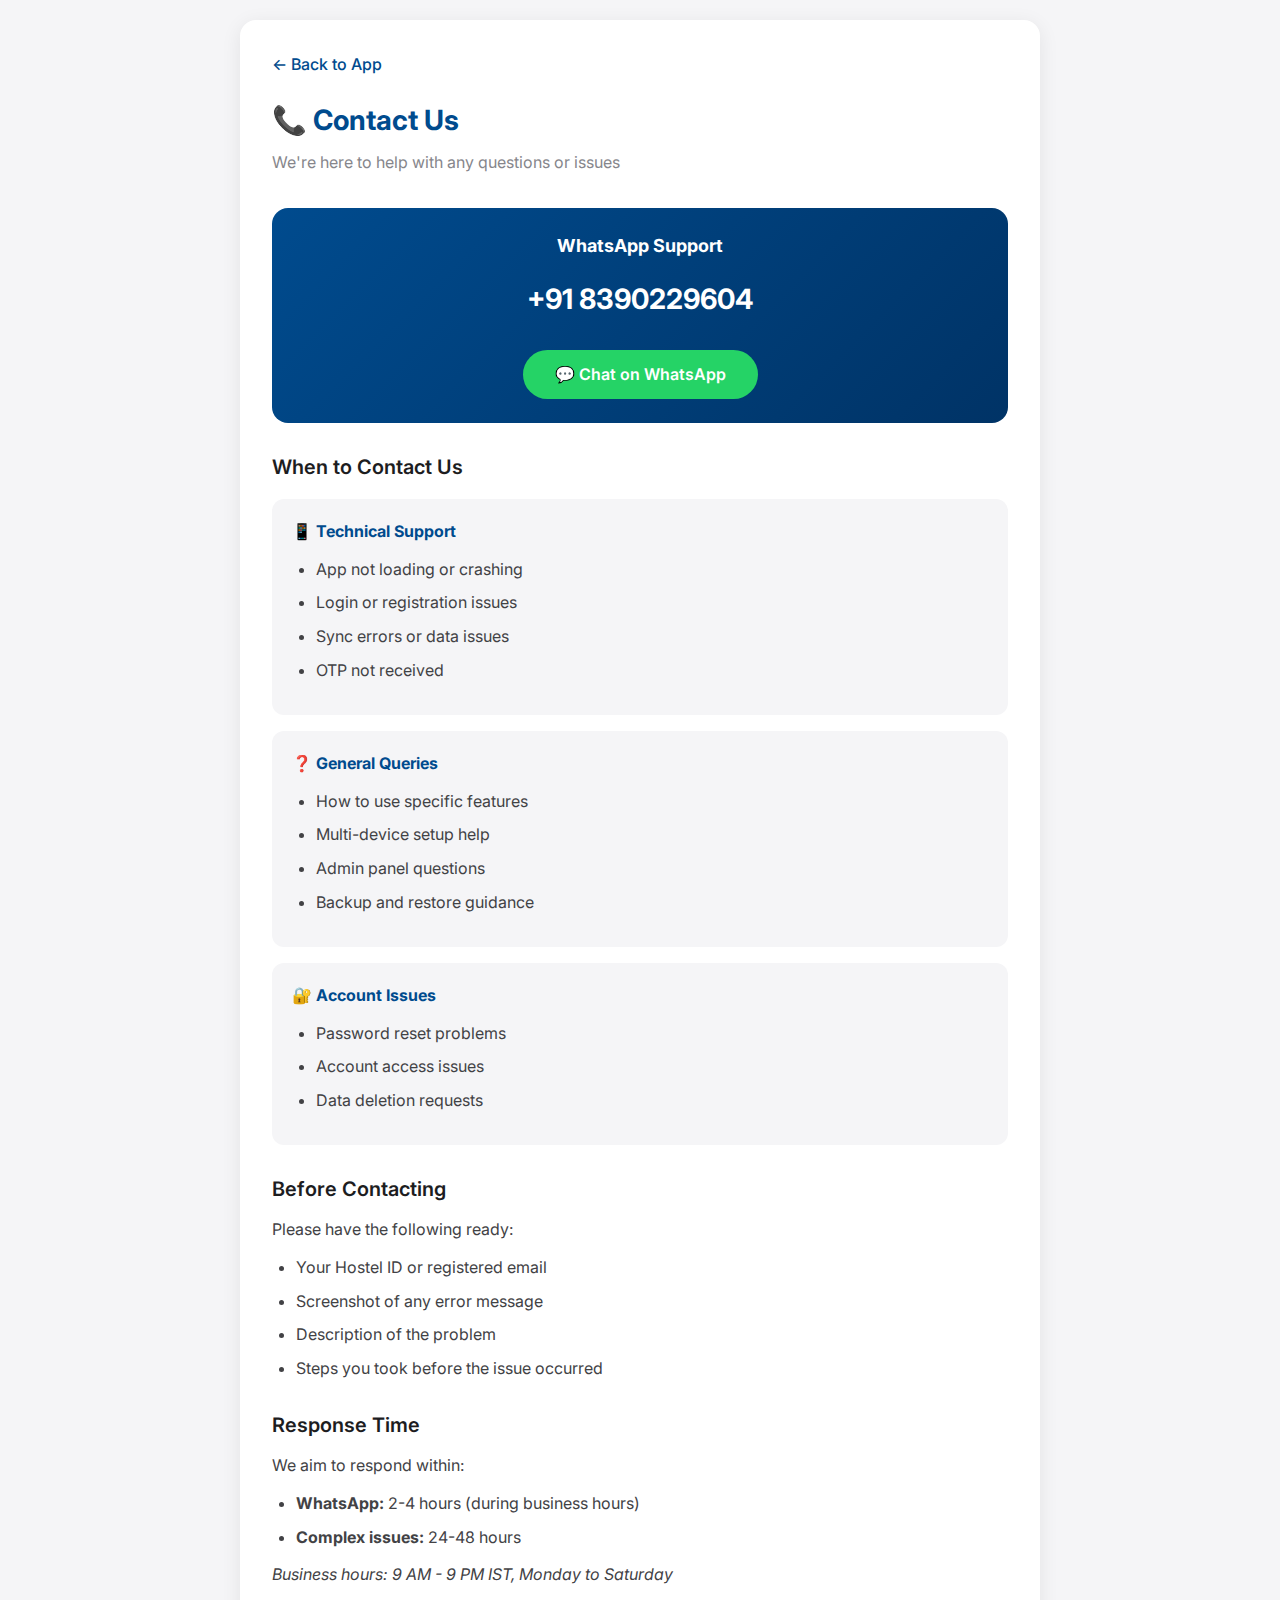
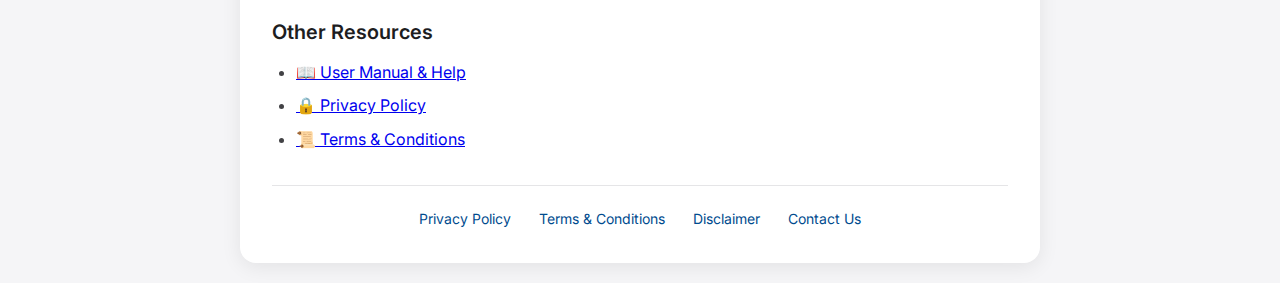
<file: contact.html>
<!DOCTYPE html>
<html lang="en">

<head>
    <meta charset="UTF-8">
    <meta name="viewport" content="width=device-width, initial-scale=1.0">
    <title>Contact Us - Multi-Hostel Attendance</title>
    <link rel="stylesheet" href="https://fonts.googleapis.com/css2?family=Inter:wght@400;500;600;700&display=swap">
    <style>
        * {
            margin: 0;
            padding: 0;
            box-sizing: border-box;
        }

        body {
            font-family: 'Inter', -apple-system, BlinkMacSystemFont, sans-serif;
            background: #f5f5f7;
            color: #1d1d1f;
            line-height: 1.6;
            padding: 20px;
        }

        .container {
            max-width: 800px;
            margin: 0 auto;
            background: white;
            border-radius: 16px;
            padding: 32px;
            box-shadow: 0 4px 20px rgba(0, 0, 0, 0.08);
        }

        h1 {
            font-size: 28px;
            font-weight: 700;
            color: #004B8E;
            margin-bottom: 8px;
        }

        .subtitle {
            font-size: 16px;
            color: #86868b;
            margin-bottom: 32px;
        }

        h2 {
            font-size: 20px;
            font-weight: 600;
            color: #1d1d1f;
            margin: 28px 0 12px 0;
        }

        p {
            margin-bottom: 12px;
            color: #424245;
        }

        .contact-card {
            background: linear-gradient(135deg, #004B8E, #003366);
            color: white;
            border-radius: 16px;
            padding: 24px;
            margin: 20px 0;
            text-align: center;
        }

        .contact-card h3 {
            font-size: 18px;
            margin-bottom: 8px;
        }

        .contact-card .number {
            font-size: 28px;
            font-weight: 700;
            margin: 16px 0;
        }

        .contact-card a {
            display: inline-block;
            background: #25D366;
            color: white;
            padding: 12px 32px;
            border-radius: 50px;
            text-decoration: none;
            font-weight: 600;
            margin-top: 12px;
        }

        .contact-card a:hover {
            background: #1fb855;
        }

        .info-box {
            background: #f5f5f7;
            border-radius: 12px;
            padding: 20px;
            margin: 16px 0;
        }

        .info-box h4 {
            color: #004B8E;
            margin-bottom: 8px;
            font-size: 16px;
        }

        ul {
            margin: 12px 0 12px 24px;
        }

        li {
            margin-bottom: 8px;
            color: #424245;
        }

        .back-link {
            display: inline-block;
            margin-bottom: 20px;
            color: #004B8E;
            text-decoration: none;
            font-weight: 500;
        }

        .back-link:hover {
            text-decoration: underline;
        }

        .footer-nav {
            margin-top: 32px;
            padding-top: 20px;
            border-top: 1px solid #e5e5e7;
            text-align: center;
        }

        .footer-nav a {
            color: #004B8E;
            margin: 0 12px;
            text-decoration: none;
            font-size: 14px;
        }

        .footer-nav a:hover {
            text-decoration: underline;
        }
    </style>
</head>

<body>
    <div class="container">
        <a href="index.html" class="back-link">← Back to App</a>

        <h1>📞 Contact Us</h1>
        <p class="subtitle">We're here to help with any questions or issues</p>

        <div class="contact-card">
            <h3>WhatsApp Support</h3>
            <div class="number">+91 8390229604</div>
            <a href="https://wa.me/918390229604" target="_blank">
                💬 Chat on WhatsApp
            </a>
        </div>

        <h2>When to Contact Us</h2>
        <div class="info-box">
            <h4>📱 Technical Support</h4>
            <ul>
                <li>App not loading or crashing</li>
                <li>Login or registration issues</li>
                <li>Sync errors or data issues</li>
                <li>OTP not received</li>
            </ul>
        </div>

        <div class="info-box">
            <h4>❓ General Queries</h4>
            <ul>
                <li>How to use specific features</li>
                <li>Multi-device setup help</li>
                <li>Admin panel questions</li>
                <li>Backup and restore guidance</li>
            </ul>
        </div>

        <div class="info-box">
            <h4>🔐 Account Issues</h4>
            <ul>
                <li>Password reset problems</li>
                <li>Account access issues</li>
                <li>Data deletion requests</li>
            </ul>
        </div>

        <h2>Before Contacting</h2>
        <p>Please have the following ready:</p>
        <ul>
            <li>Your Hostel ID or registered email</li>
            <li>Screenshot of any error message</li>
            <li>Description of the problem</li>
            <li>Steps you took before the issue occurred</li>
        </ul>

        <h2>Response Time</h2>
        <p>We aim to respond within:</p>
        <ul>
            <li><strong>WhatsApp:</strong> 2-4 hours (during business hours)</li>
            <li><strong>Complex issues:</strong> 24-48 hours</li>
        </ul>
        <p><em>Business hours: 9 AM - 9 PM IST, Monday to Saturday</em></p>

        <h2>Other Resources</h2>
        <ul>
            <li><a href="help.html">📖 User Manual & Help</a></li>
            <li><a href="privacy.html">🔒 Privacy Policy</a></li>
            <li><a href="terms.html">📜 Terms & Conditions</a></li>
        </ul>

        <div class="footer-nav">
            <a href="privacy.html">Privacy Policy</a>
            <a href="terms.html">Terms & Conditions</a>
            <a href="disclaimer.html">Disclaimer</a>
            <a href="contact.html">Contact Us</a>
        </div>
    </div>
</body>

</html>
</file>
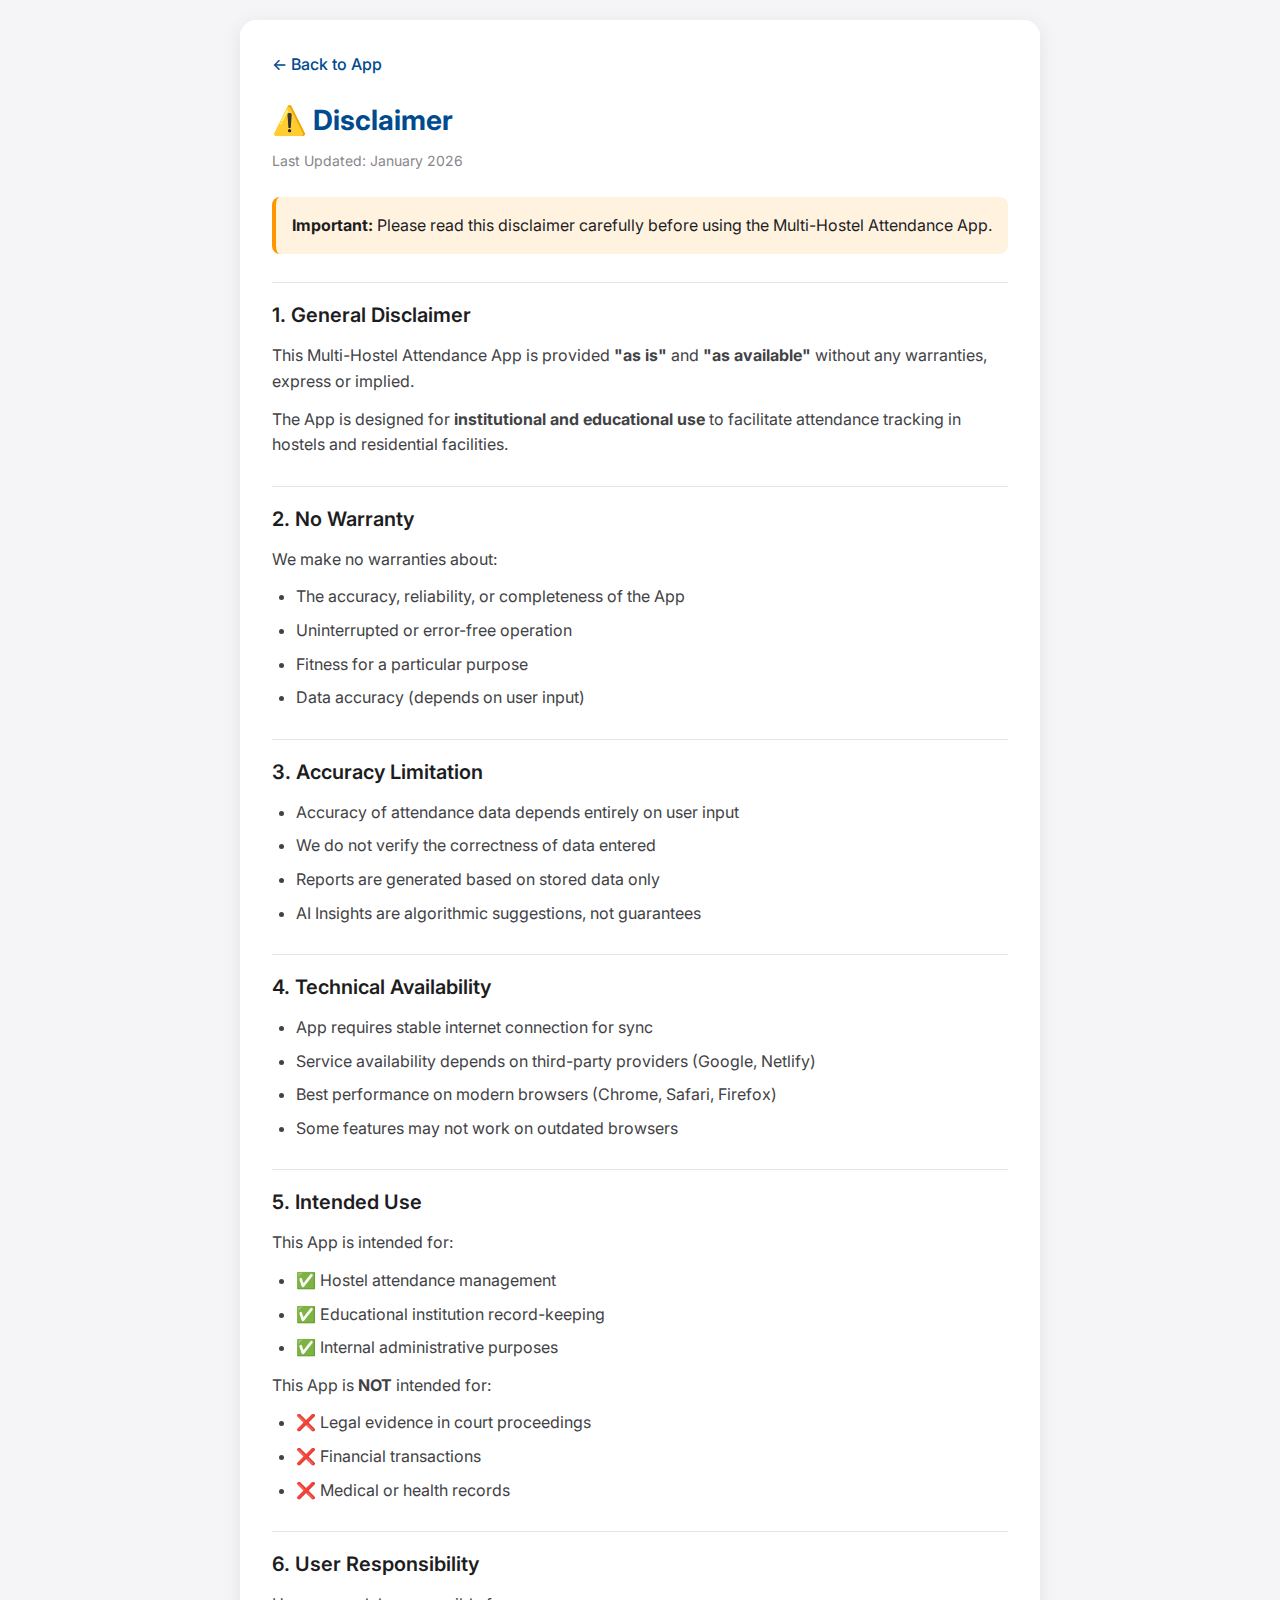
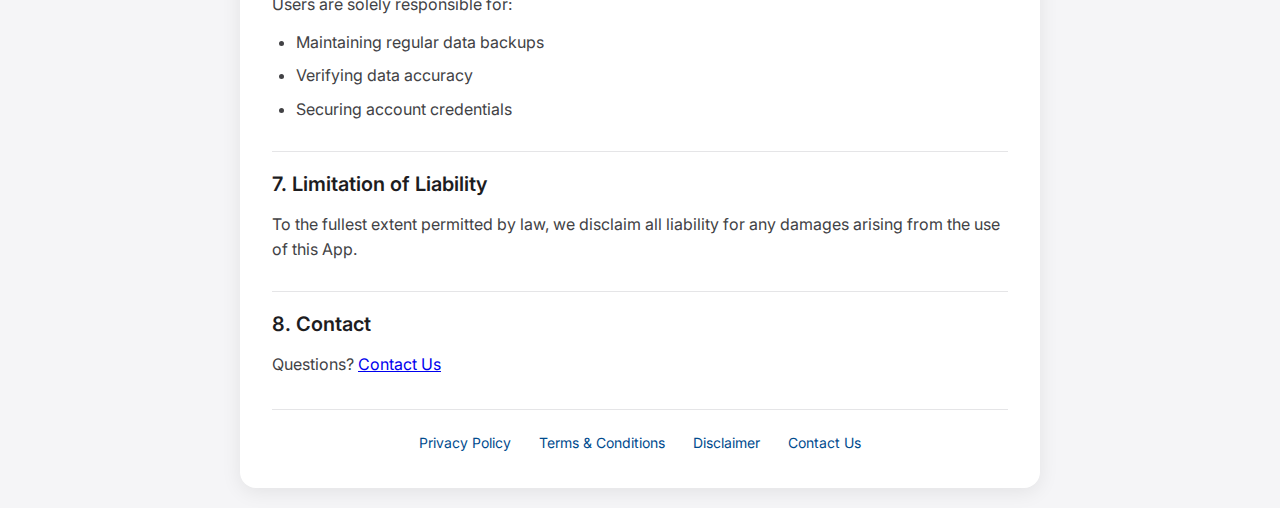
<file: disclaimer.html>
<!DOCTYPE html>
<html lang="en">

<head>
    <meta charset="UTF-8">
    <meta name="viewport" content="width=device-width, initial-scale=1.0">
    <title>Disclaimer - Multi-Hostel Attendance</title>
    <link rel="stylesheet" href="https://fonts.googleapis.com/css2?family=Inter:wght@400;500;600;700&display=swap">
    <style>
        * {
            margin: 0;
            padding: 0;
            box-sizing: border-box;
        }

        body {
            font-family: 'Inter', -apple-system, BlinkMacSystemFont, sans-serif;
            background: #f5f5f7;
            color: #1d1d1f;
            line-height: 1.6;
            padding: 20px;
        }

        .container {
            max-width: 800px;
            margin: 0 auto;
            background: white;
            border-radius: 16px;
            padding: 32px;
            box-shadow: 0 4px 20px rgba(0, 0, 0, 0.08);
        }

        h1 {
            font-size: 28px;
            font-weight: 700;
            color: #004B8E;
            margin-bottom: 8px;
        }

        .last-updated {
            font-size: 14px;
            color: #86868b;
            margin-bottom: 24px;
        }

        h2 {
            font-size: 20px;
            font-weight: 600;
            color: #1d1d1f;
            margin: 28px 0 12px 0;
            padding-top: 16px;
            border-top: 1px solid #e5e5e7;
        }

        p {
            margin-bottom: 12px;
            color: #424245;
        }

        ul {
            margin: 12px 0 12px 24px;
        }

        li {
            margin-bottom: 8px;
            color: #424245;
        }

        .warning {
            background: #fff3e0;
            border-left: 4px solid #ff9500;
            padding: 16px;
            margin: 16px 0;
            border-radius: 8px;
        }

        .back-link {
            display: inline-block;
            margin-bottom: 20px;
            color: #004B8E;
            text-decoration: none;
            font-weight: 500;
        }

        .back-link:hover {
            text-decoration: underline;
        }

        .footer-nav {
            margin-top: 32px;
            padding-top: 20px;
            border-top: 1px solid #e5e5e7;
            text-align: center;
        }

        .footer-nav a {
            color: #004B8E;
            margin: 0 12px;
            text-decoration: none;
            font-size: 14px;
        }

        .footer-nav a:hover {
            text-decoration: underline;
        }
    </style>
</head>

<body>
    <div class="container">
        <a href="index.html" class="back-link">← Back to App</a>

        <h1>⚠️ Disclaimer</h1>
        <p class="last-updated">Last Updated: January 2026</p>

        <div class="warning">
            <strong>Important:</strong> Please read this disclaimer carefully before using the Multi-Hostel Attendance
            App.
        </div>

        <h2>1. General Disclaimer</h2>
        <p>This Multi-Hostel Attendance App is provided <strong>"as is"</strong> and <strong>"as available"</strong>
            without any warranties, express or implied.</p>
        <p>The App is designed for <strong>institutional and educational use</strong> to facilitate attendance tracking
            in hostels and residential facilities.</p>

        <h2>2. No Warranty</h2>
        <p>We make no warranties about:</p>
        <ul>
            <li>The accuracy, reliability, or completeness of the App</li>
            <li>Uninterrupted or error-free operation</li>
            <li>Fitness for a particular purpose</li>
            <li>Data accuracy (depends on user input)</li>
        </ul>

        <h2>3. Accuracy Limitation</h2>
        <ul>
            <li>Accuracy of attendance data depends entirely on user input</li>
            <li>We do not verify the correctness of data entered</li>
            <li>Reports are generated based on stored data only</li>
            <li>AI Insights are algorithmic suggestions, not guarantees</li>
        </ul>

        <h2>4. Technical Availability</h2>
        <ul>
            <li>App requires stable internet connection for sync</li>
            <li>Service availability depends on third-party providers (Google, Netlify)</li>
            <li>Best performance on modern browsers (Chrome, Safari, Firefox)</li>
            <li>Some features may not work on outdated browsers</li>
        </ul>

        <h2>5. Intended Use</h2>
        <p>This App is intended for:</p>
        <ul>
            <li>✅ Hostel attendance management</li>
            <li>✅ Educational institution record-keeping</li>
            <li>✅ Internal administrative purposes</li>
        </ul>
        <p>This App is <strong>NOT</strong> intended for:</p>
        <ul>
            <li>❌ Legal evidence in court proceedings</li>
            <li>❌ Financial transactions</li>
            <li>❌ Medical or health records</li>
        </ul>

        <h2>6. User Responsibility</h2>
        <p>Users are solely responsible for:</p>
        <ul>
            <li>Maintaining regular data backups</li>
            <li>Verifying data accuracy</li>
            <li>Securing account credentials</li>
        </ul>

        <h2>7. Limitation of Liability</h2>
        <p>To the fullest extent permitted by law, we disclaim all liability for any damages arising from the use of
            this App.</p>

        <h2>8. Contact</h2>
        <p>Questions? <a href="contact.html">Contact Us</a></p>

        <div class="footer-nav">
            <a href="privacy.html">Privacy Policy</a>
            <a href="terms.html">Terms & Conditions</a>
            <a href="disclaimer.html">Disclaimer</a>
            <a href="contact.html">Contact Us</a>
        </div>
    </div>
</body>

</html>
</file>
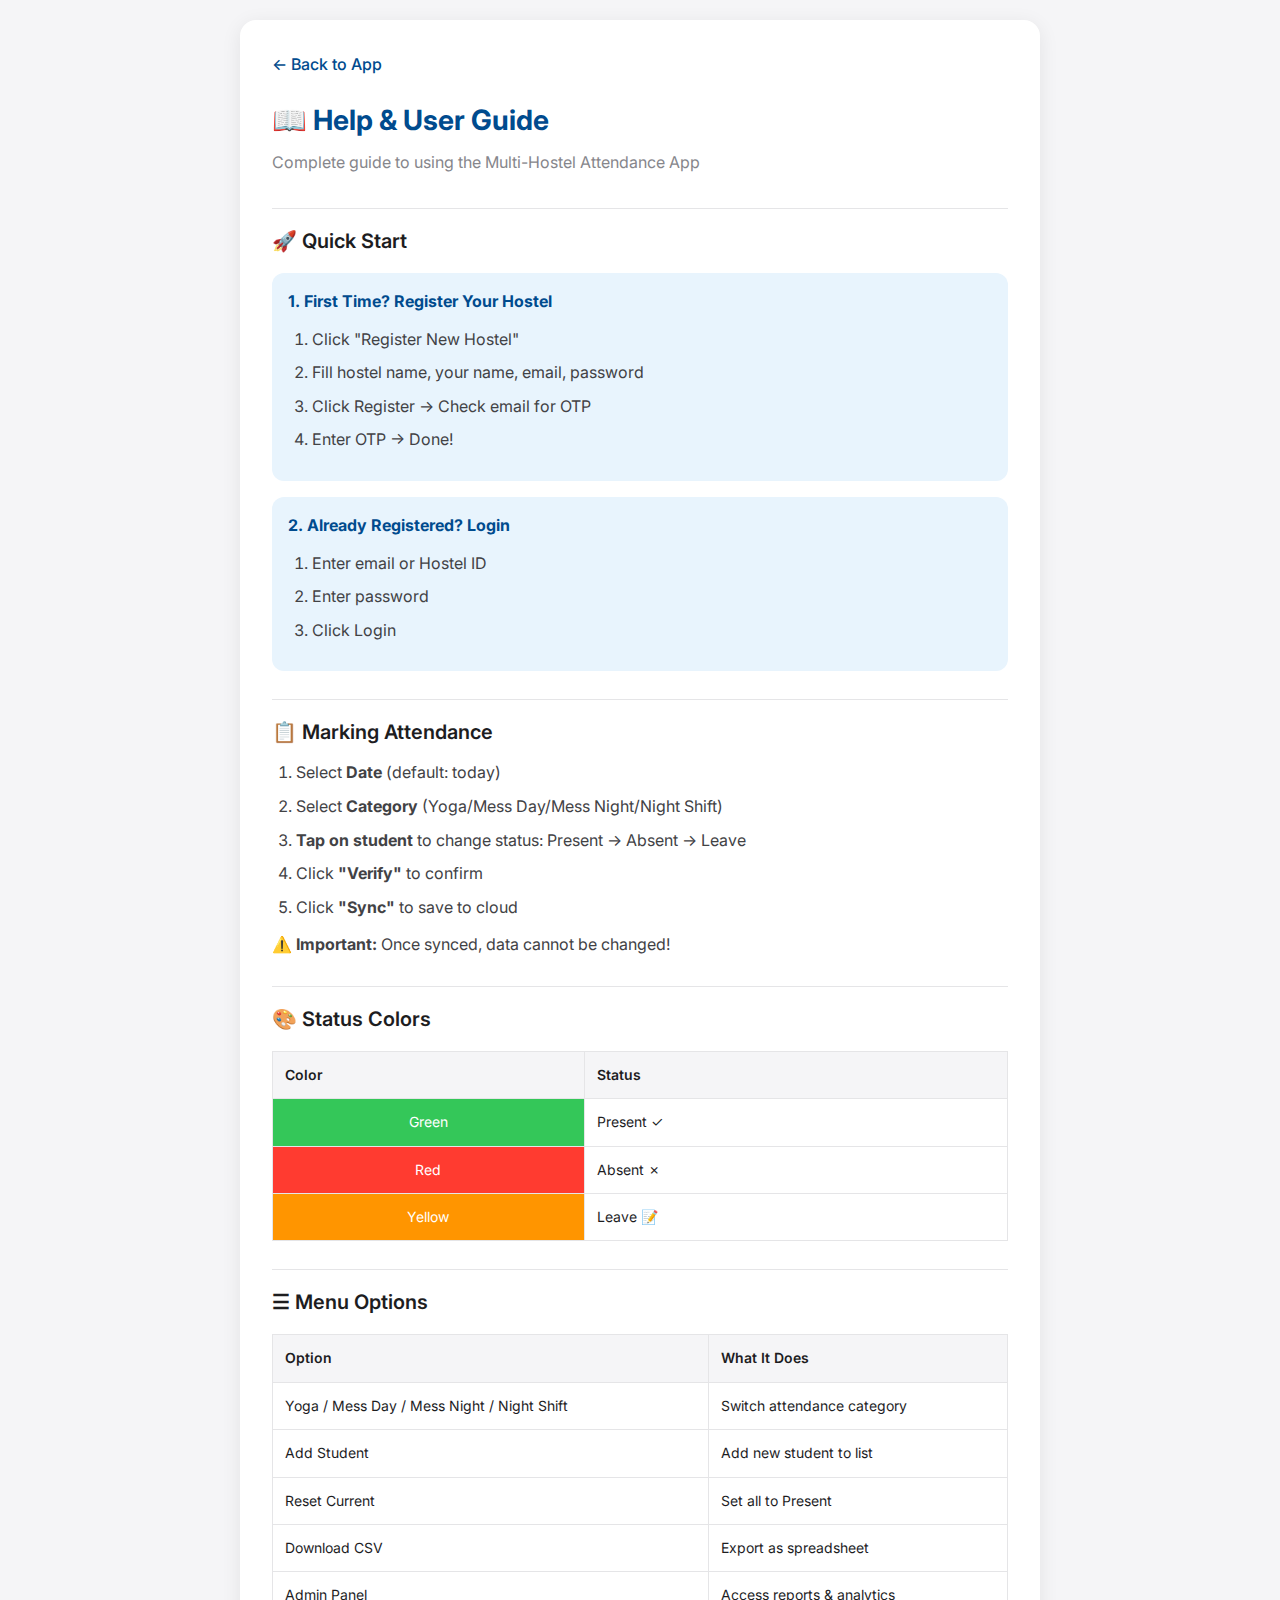
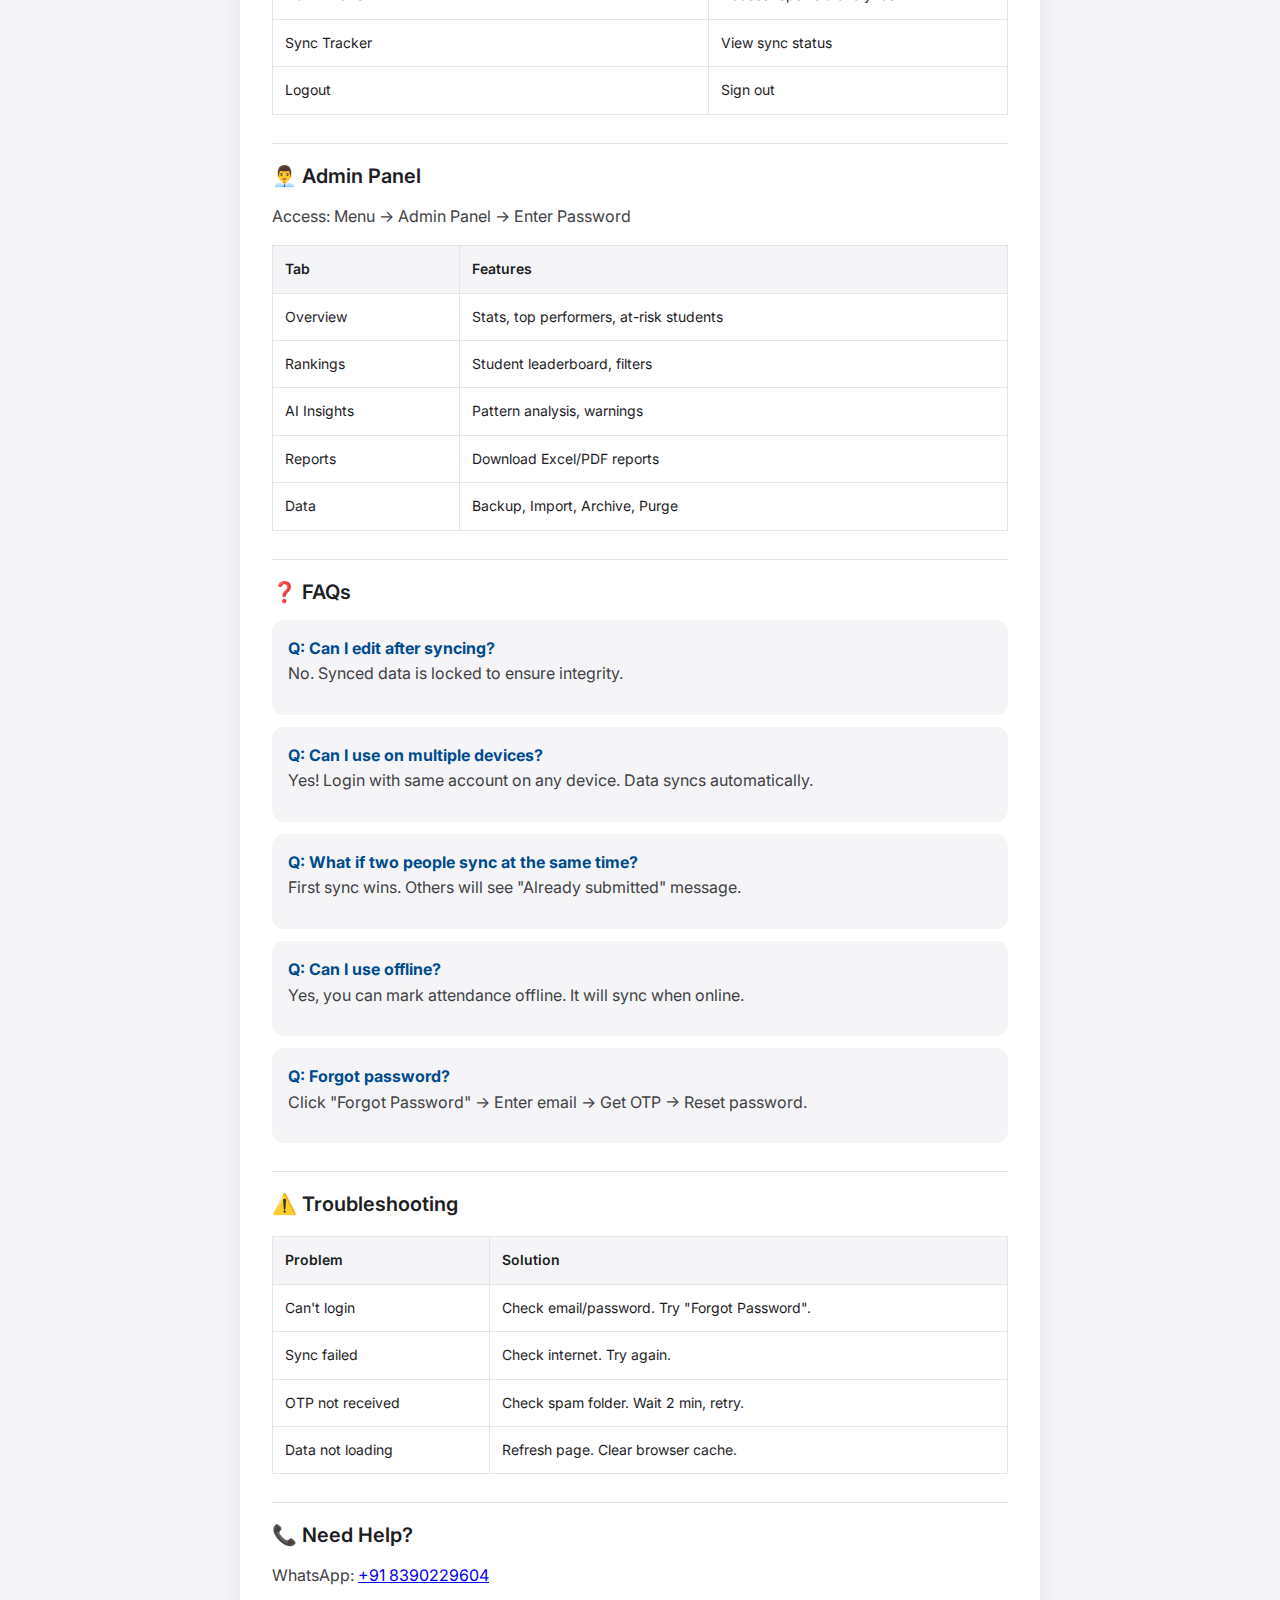
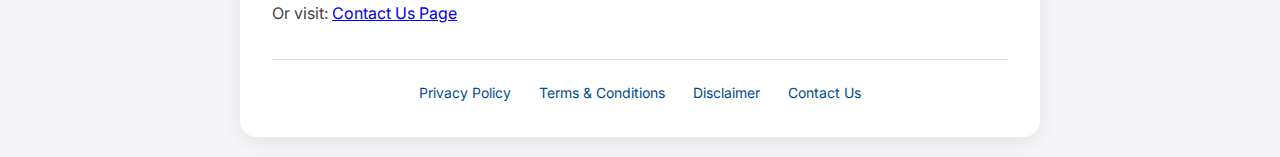
<file: help.html>
<!DOCTYPE html>
<html lang="en">

<head>
    <meta charset="UTF-8">
    <meta name="viewport" content="width=device-width, initial-scale=1.0">
    <title>Help & User Guide - Multi-Hostel Attendance</title>
    <link rel="stylesheet" href="https://fonts.googleapis.com/css2?family=Inter:wght@400;500;600;700&display=swap">
    <style>
        * {
            margin: 0;
            padding: 0;
            box-sizing: border-box;
        }

        body {
            font-family: 'Inter', -apple-system, BlinkMacSystemFont, sans-serif;
            background: #f5f5f7;
            color: #1d1d1f;
            line-height: 1.6;
            padding: 20px;
        }

        .container {
            max-width: 800px;
            margin: 0 auto;
            background: white;
            border-radius: 16px;
            padding: 32px;
            box-shadow: 0 4px 20px rgba(0, 0, 0, 0.08);
        }

        h1 {
            font-size: 28px;
            font-weight: 700;
            color: #004B8E;
            margin-bottom: 8px;
        }

        .subtitle {
            font-size: 16px;
            color: #86868b;
            margin-bottom: 32px;
        }

        h2 {
            font-size: 20px;
            font-weight: 600;
            color: #1d1d1f;
            margin: 28px 0 12px 0;
            padding-top: 16px;
            border-top: 1px solid #e5e5e7;
        }

        h3 {
            font-size: 16px;
            font-weight: 600;
            color: #004B8E;
            margin: 16px 0 8px 0;
        }

        p {
            margin-bottom: 12px;
            color: #424245;
        }

        ul,
        ol {
            margin: 12px 0 12px 24px;
        }

        li {
            margin-bottom: 8px;
            color: #424245;
        }

        .step-box {
            background: #e8f4fd;
            border-radius: 12px;
            padding: 16px;
            margin: 16px 0;
        }

        .step-box h4 {
            color: #004B8E;
            margin-bottom: 8px;
        }

        .faq {
            background: #f5f5f7;
            border-radius: 12px;
            padding: 16px;
            margin: 12px 0;
        }

        .faq strong {
            color: #004B8E;
        }

        table {
            width: 100%;
            border-collapse: collapse;
            margin: 16px 0;
        }

        th,
        td {
            border: 1px solid #e5e5e7;
            padding: 12px;
            text-align: left;
            font-size: 14px;
        }

        th {
            background: #f5f5f7;
            font-weight: 600;
        }

        .back-link {
            display: inline-block;
            margin-bottom: 20px;
            color: #004B8E;
            text-decoration: none;
            font-weight: 500;
        }

        .back-link:hover {
            text-decoration: underline;
        }

        .footer-nav {
            margin-top: 32px;
            padding-top: 20px;
            border-top: 1px solid #e5e5e7;
            text-align: center;
        }

        .footer-nav a {
            color: #004B8E;
            margin: 0 12px;
            text-decoration: none;
            font-size: 14px;
        }
    </style>
</head>

<body>
    <div class="container">
        <a href="index.html" class="back-link">← Back to App</a>

        <h1>📖 Help & User Guide</h1>
        <p class="subtitle">Complete guide to using the Multi-Hostel Attendance App</p>

        <h2>🚀 Quick Start</h2>
        <div class="step-box">
            <h4>1. First Time? Register Your Hostel</h4>
            <ol>
                <li>Click "Register New Hostel"</li>
                <li>Fill hostel name, your name, email, password</li>
                <li>Click Register → Check email for OTP</li>
                <li>Enter OTP → Done!</li>
            </ol>
        </div>
        <div class="step-box">
            <h4>2. Already Registered? Login</h4>
            <ol>
                <li>Enter email or Hostel ID</li>
                <li>Enter password</li>
                <li>Click Login</li>
            </ol>
        </div>

        <h2>📋 Marking Attendance</h2>
        <ol>
            <li>Select <strong>Date</strong> (default: today)</li>
            <li>Select <strong>Category</strong> (Yoga/Mess Day/Mess Night/Night Shift)</li>
            <li><strong>Tap on student</strong> to change status: Present → Absent → Leave</li>
            <li>Click <strong>"Verify"</strong> to confirm</li>
            <li>Click <strong>"Sync"</strong> to save to cloud</li>
        </ol>
        <p><strong>⚠️ Important:</strong> Once synced, data cannot be changed!</p>

        <h2>🎨 Status Colors</h2>
        <table>
            <tr>
                <th>Color</th>
                <th>Status</th>
            </tr>
            <tr>
                <td style="background:#34C759; color:white; text-align:center;">Green</td>
                <td>Present ✓</td>
            </tr>
            <tr>
                <td style="background:#FF3B30; color:white; text-align:center;">Red</td>
                <td>Absent ✗</td>
            </tr>
            <tr>
                <td style="background:#FF9500; color:white; text-align:center;">Yellow</td>
                <td>Leave 📝</td>
            </tr>
        </table>

        <h2>☰ Menu Options</h2>
        <table>
            <tr>
                <th>Option</th>
                <th>What It Does</th>
            </tr>
            <tr>
                <td>Yoga / Mess Day / Mess Night / Night Shift</td>
                <td>Switch attendance category</td>
            </tr>
            <tr>
                <td>Add Student</td>
                <td>Add new student to list</td>
            </tr>
            <tr>
                <td>Reset Current</td>
                <td>Set all to Present</td>
            </tr>
            <tr>
                <td>Download CSV</td>
                <td>Export as spreadsheet</td>
            </tr>
            <tr>
                <td>Admin Panel</td>
                <td>Access reports & analytics</td>
            </tr>
            <tr>
                <td>Sync Tracker</td>
                <td>View sync status</td>
            </tr>
            <tr>
                <td>Logout</td>
                <td>Sign out</td>
            </tr>
        </table>

        <h2>👨‍💼 Admin Panel</h2>
        <p>Access: Menu → Admin Panel → Enter Password</p>
        <table>
            <tr>
                <th>Tab</th>
                <th>Features</th>
            </tr>
            <tr>
                <td>Overview</td>
                <td>Stats, top performers, at-risk students</td>
            </tr>
            <tr>
                <td>Rankings</td>
                <td>Student leaderboard, filters</td>
            </tr>
            <tr>
                <td>AI Insights</td>
                <td>Pattern analysis, warnings</td>
            </tr>
            <tr>
                <td>Reports</td>
                <td>Download Excel/PDF reports</td>
            </tr>
            <tr>
                <td>Data</td>
                <td>Backup, Import, Archive, Purge</td>
            </tr>
        </table>

        <h2>❓ FAQs</h2>

        <div class="faq">
            <strong>Q: Can I edit after syncing?</strong>
            <p>No. Synced data is locked to ensure integrity.</p>
        </div>

        <div class="faq">
            <strong>Q: Can I use on multiple devices?</strong>
            <p>Yes! Login with same account on any device. Data syncs automatically.</p>
        </div>

        <div class="faq">
            <strong>Q: What if two people sync at the same time?</strong>
            <p>First sync wins. Others will see "Already submitted" message.</p>
        </div>

        <div class="faq">
            <strong>Q: Can I use offline?</strong>
            <p>Yes, you can mark attendance offline. It will sync when online.</p>
        </div>

        <div class="faq">
            <strong>Q: Forgot password?</strong>
            <p>Click "Forgot Password" → Enter email → Get OTP → Reset password.</p>
        </div>

        <h2>⚠️ Troubleshooting</h2>
        <table>
            <tr>
                <th>Problem</th>
                <th>Solution</th>
            </tr>
            <tr>
                <td>Can't login</td>
                <td>Check email/password. Try "Forgot Password".</td>
            </tr>
            <tr>
                <td>Sync failed</td>
                <td>Check internet. Try again.</td>
            </tr>
            <tr>
                <td>OTP not received</td>
                <td>Check spam folder. Wait 2 min, retry.</td>
            </tr>
            <tr>
                <td>Data not loading</td>
                <td>Refresh page. Clear browser cache.</td>
            </tr>
        </table>

        <h2>📞 Need Help?</h2>
        <p>WhatsApp: <a href="https://wa.me/918390229604">+91 8390229604</a></p>
        <p>Or visit: <a href="contact.html">Contact Us Page</a></p>

        <div class="footer-nav">
            <a href="privacy.html">Privacy Policy</a>
            <a href="terms.html">Terms & Conditions</a>
            <a href="disclaimer.html">Disclaimer</a>
            <a href="contact.html">Contact Us</a>
        </div>
    </div>
</body>

</html>
</file>
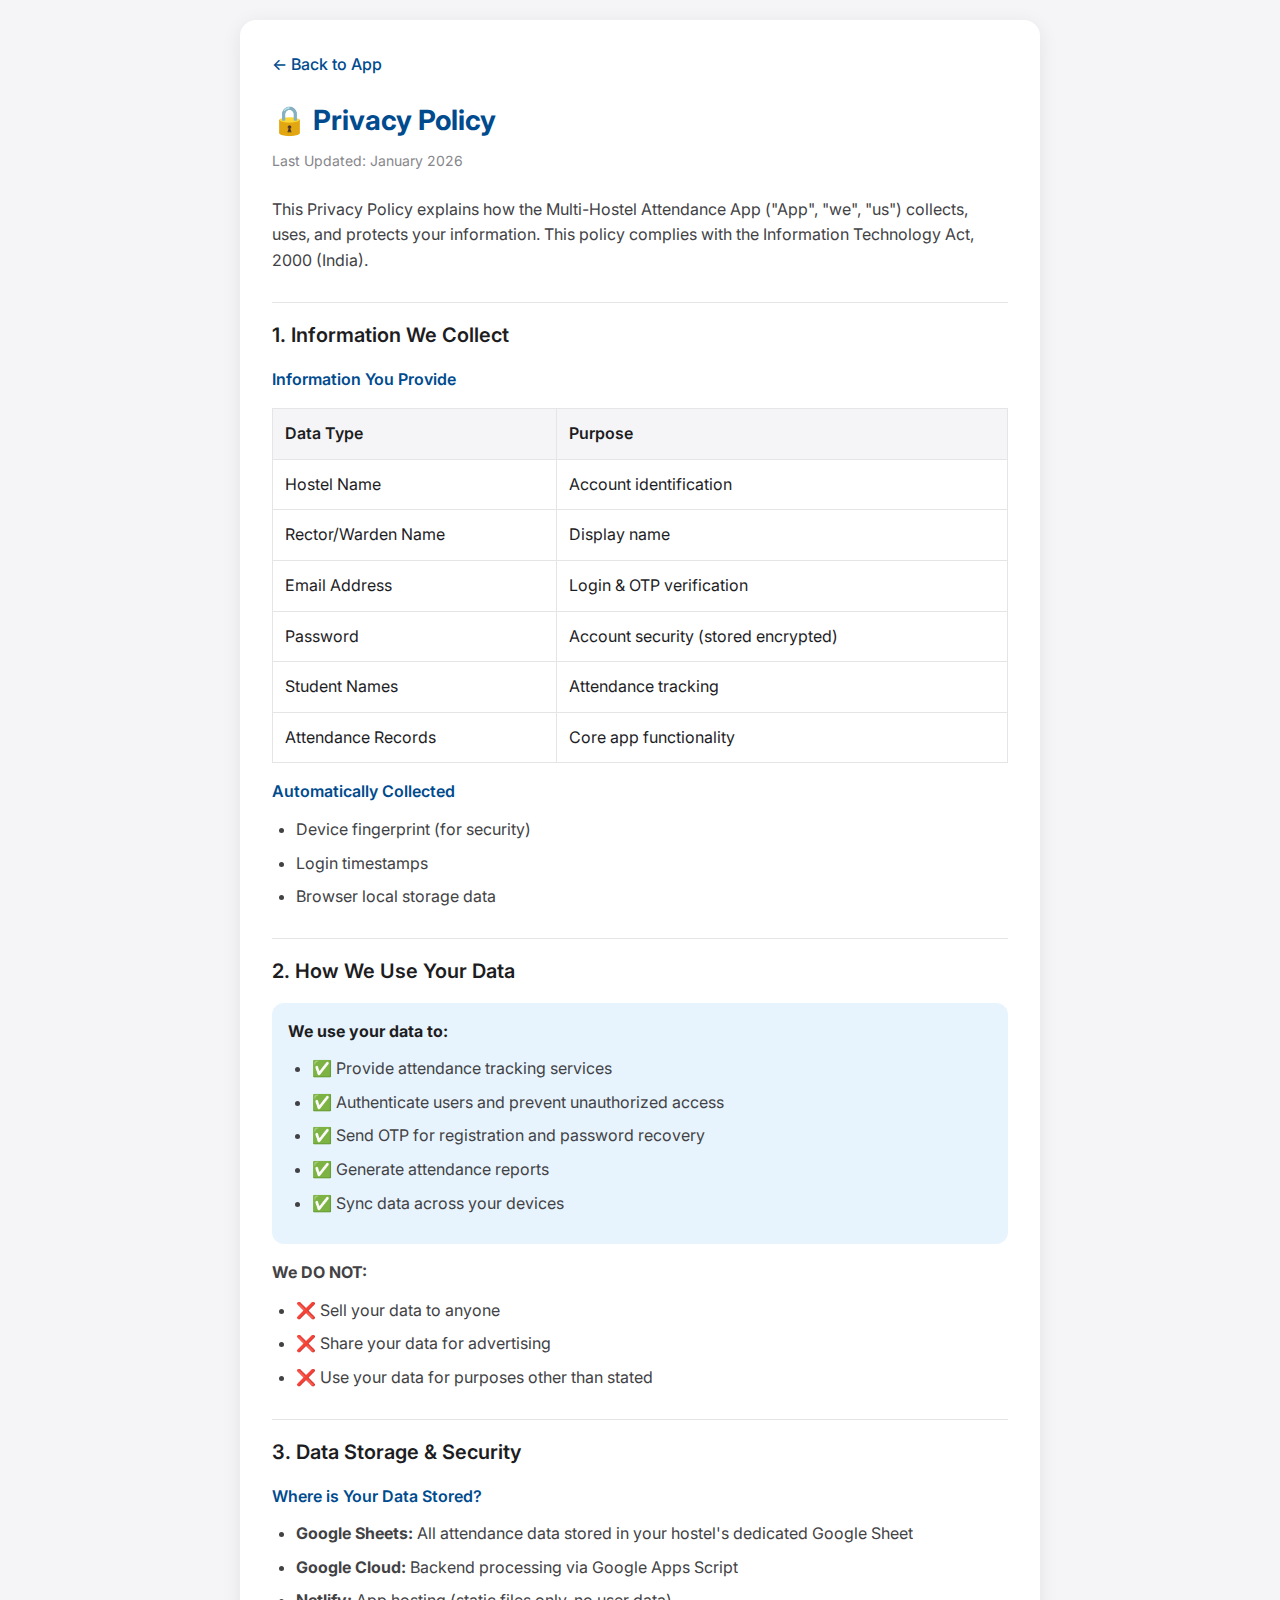
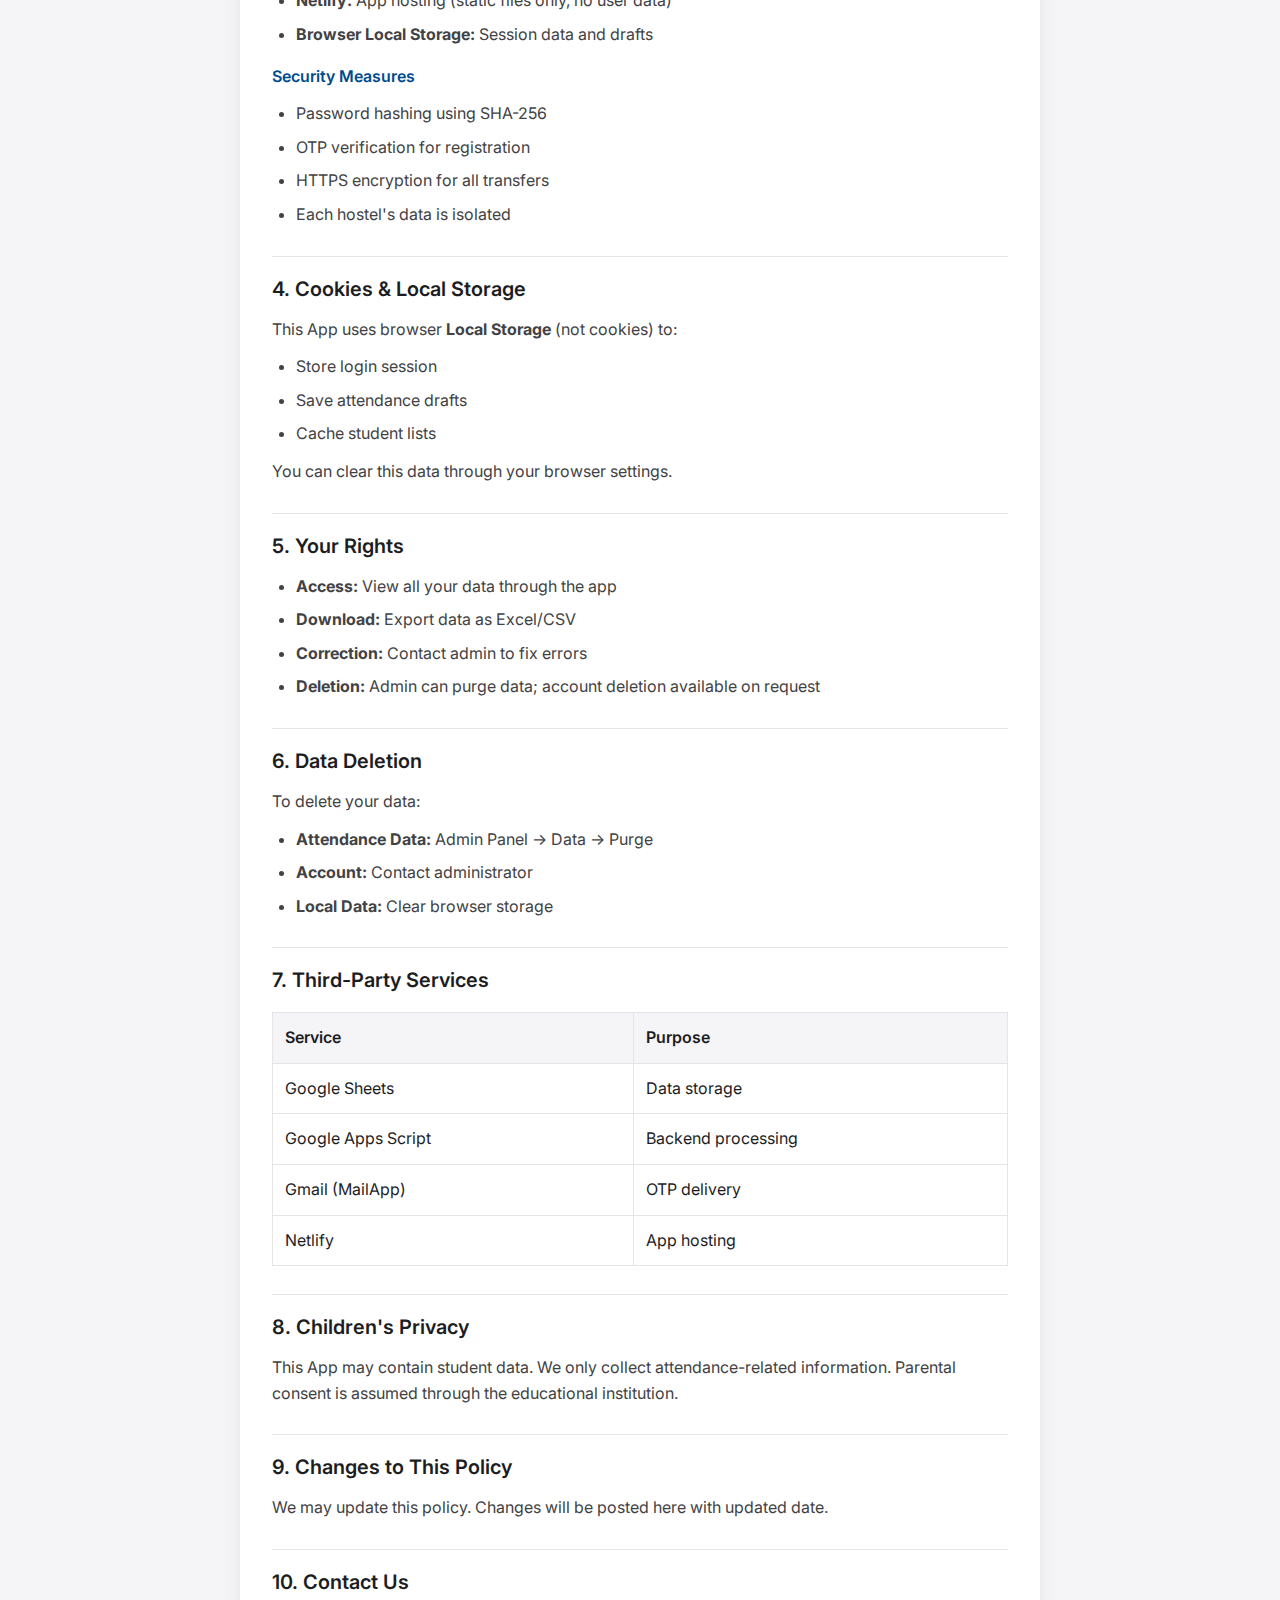
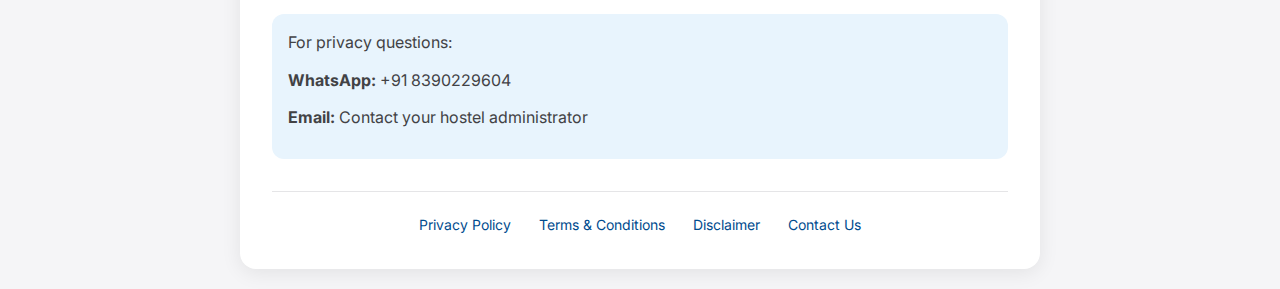
<file: privacy.html>
<!DOCTYPE html>
<html lang="en">

<head>
    <meta charset="UTF-8">
    <meta name="viewport" content="width=device-width, initial-scale=1.0">
    <title>Privacy Policy - Multi-Hostel Attendance</title>
    <link rel="stylesheet" href="https://fonts.googleapis.com/css2?family=Inter:wght@400;500;600;700&display=swap">
    <style>
        * {
            margin: 0;
            padding: 0;
            box-sizing: border-box;
        }

        body {
            font-family: 'Inter', -apple-system, BlinkMacSystemFont, sans-serif;
            background: #f5f5f7;
            color: #1d1d1f;
            line-height: 1.6;
            padding: 20px;
        }

        .container {
            max-width: 800px;
            margin: 0 auto;
            background: white;
            border-radius: 16px;
            padding: 32px;
            box-shadow: 0 4px 20px rgba(0, 0, 0, 0.08);
        }

        h1 {
            font-size: 28px;
            font-weight: 700;
            color: #004B8E;
            margin-bottom: 8px;
        }

        .last-updated {
            font-size: 14px;
            color: #86868b;
            margin-bottom: 24px;
        }

        h2 {
            font-size: 20px;
            font-weight: 600;
            color: #1d1d1f;
            margin: 28px 0 12px 0;
            padding-top: 16px;
            border-top: 1px solid #e5e5e7;
        }

        h3 {
            font-size: 16px;
            font-weight: 600;
            color: #004B8E;
            margin: 16px 0 8px 0;
        }

        p {
            margin-bottom: 12px;
            color: #424245;
        }

        ul {
            margin: 12px 0 12px 24px;
        }

        li {
            margin-bottom: 8px;
            color: #424245;
        }

        table {
            width: 100%;
            border-collapse: collapse;
            margin: 16px 0;
        }

        th,
        td {
            border: 1px solid #e5e5e7;
            padding: 12px;
            text-align: left;
        }

        th {
            background: #f5f5f7;
            font-weight: 600;
        }

        .highlight {
            background: #e8f4fd;
            padding: 16px;
            border-radius: 12px;
            margin: 16px 0;
        }

        .back-link {
            display: inline-block;
            margin-bottom: 20px;
            color: #004B8E;
            text-decoration: none;
            font-weight: 500;
        }

        .back-link:hover {
            text-decoration: underline;
        }

        .footer-nav {
            margin-top: 32px;
            padding-top: 20px;
            border-top: 1px solid #e5e5e7;
            text-align: center;
        }

        .footer-nav a {
            color: #004B8E;
            margin: 0 12px;
            text-decoration: none;
            font-size: 14px;
        }

        .footer-nav a:hover {
            text-decoration: underline;
        }
    </style>
</head>

<body>
    <div class="container">
        <a href="index.html" class="back-link">← Back to App</a>

        <h1>🔒 Privacy Policy</h1>
        <p class="last-updated">Last Updated: January 2026</p>

        <p>This Privacy Policy explains how the Multi-Hostel Attendance App ("App", "we", "us") collects, uses, and
            protects your information. This policy complies with the Information Technology Act, 2000 (India).</p>

        <h2>1. Information We Collect</h2>

        <h3>Information You Provide</h3>
        <table>
            <tr>
                <th>Data Type</th>
                <th>Purpose</th>
            </tr>
            <tr>
                <td>Hostel Name</td>
                <td>Account identification</td>
            </tr>
            <tr>
                <td>Rector/Warden Name</td>
                <td>Display name</td>
            </tr>
            <tr>
                <td>Email Address</td>
                <td>Login & OTP verification</td>
            </tr>
            <tr>
                <td>Password</td>
                <td>Account security (stored encrypted)</td>
            </tr>
            <tr>
                <td>Student Names</td>
                <td>Attendance tracking</td>
            </tr>
            <tr>
                <td>Attendance Records</td>
                <td>Core app functionality</td>
            </tr>
        </table>

        <h3>Automatically Collected</h3>
        <ul>
            <li>Device fingerprint (for security)</li>
            <li>Login timestamps</li>
            <li>Browser local storage data</li>
        </ul>

        <h2>2. How We Use Your Data</h2>
        <div class="highlight">
            <strong>We use your data to:</strong>
            <ul>
                <li>✅ Provide attendance tracking services</li>
                <li>✅ Authenticate users and prevent unauthorized access</li>
                <li>✅ Send OTP for registration and password recovery</li>
                <li>✅ Generate attendance reports</li>
                <li>✅ Sync data across your devices</li>
            </ul>
        </div>
        <p><strong>We DO NOT:</strong></p>
        <ul>
            <li>❌ Sell your data to anyone</li>
            <li>❌ Share your data for advertising</li>
            <li>❌ Use your data for purposes other than stated</li>
        </ul>

        <h2>3. Data Storage & Security</h2>
        <h3>Where is Your Data Stored?</h3>
        <ul>
            <li><strong>Google Sheets:</strong> All attendance data stored in your hostel's dedicated Google Sheet</li>
            <li><strong>Google Cloud:</strong> Backend processing via Google Apps Script</li>
            <li><strong>Netlify:</strong> App hosting (static files only, no user data)</li>
            <li><strong>Browser Local Storage:</strong> Session data and drafts</li>
        </ul>

        <h3>Security Measures</h3>
        <ul>
            <li>Password hashing using SHA-256</li>
            <li>OTP verification for registration</li>
            <li>HTTPS encryption for all transfers</li>
            <li>Each hostel's data is isolated</li>
        </ul>

        <h2>4. Cookies & Local Storage</h2>
        <p>This App uses browser <strong>Local Storage</strong> (not cookies) to:</p>
        <ul>
            <li>Store login session</li>
            <li>Save attendance drafts</li>
            <li>Cache student lists</li>
        </ul>
        <p>You can clear this data through your browser settings.</p>

        <h2>5. Your Rights</h2>
        <ul>
            <li><strong>Access:</strong> View all your data through the app</li>
            <li><strong>Download:</strong> Export data as Excel/CSV</li>
            <li><strong>Correction:</strong> Contact admin to fix errors</li>
            <li><strong>Deletion:</strong> Admin can purge data; account deletion available on request</li>
        </ul>

        <h2>6. Data Deletion</h2>
        <p>To delete your data:</p>
        <ul>
            <li><strong>Attendance Data:</strong> Admin Panel → Data → Purge</li>
            <li><strong>Account:</strong> Contact administrator</li>
            <li><strong>Local Data:</strong> Clear browser storage</li>
        </ul>

        <h2>7. Third-Party Services</h2>
        <table>
            <tr>
                <th>Service</th>
                <th>Purpose</th>
            </tr>
            <tr>
                <td>Google Sheets</td>
                <td>Data storage</td>
            </tr>
            <tr>
                <td>Google Apps Script</td>
                <td>Backend processing</td>
            </tr>
            <tr>
                <td>Gmail (MailApp)</td>
                <td>OTP delivery</td>
            </tr>
            <tr>
                <td>Netlify</td>
                <td>App hosting</td>
            </tr>
        </table>

        <h2>8. Children's Privacy</h2>
        <p>This App may contain student data. We only collect attendance-related information. Parental consent is
            assumed through the educational institution.</p>

        <h2>9. Changes to This Policy</h2>
        <p>We may update this policy. Changes will be posted here with updated date.</p>

        <h2>10. Contact Us</h2>
        <div class="highlight">
            <p>For privacy questions:</p>
            <p><strong>WhatsApp:</strong> +91 8390229604</p>
            <p><strong>Email:</strong> Contact your hostel administrator</p>
        </div>

        <div class="footer-nav">
            <a href="privacy.html">Privacy Policy</a>
            <a href="terms.html">Terms & Conditions</a>
            <a href="disclaimer.html">Disclaimer</a>
            <a href="contact.html">Contact Us</a>
        </div>
    </div>
</body>

</html>
</file>
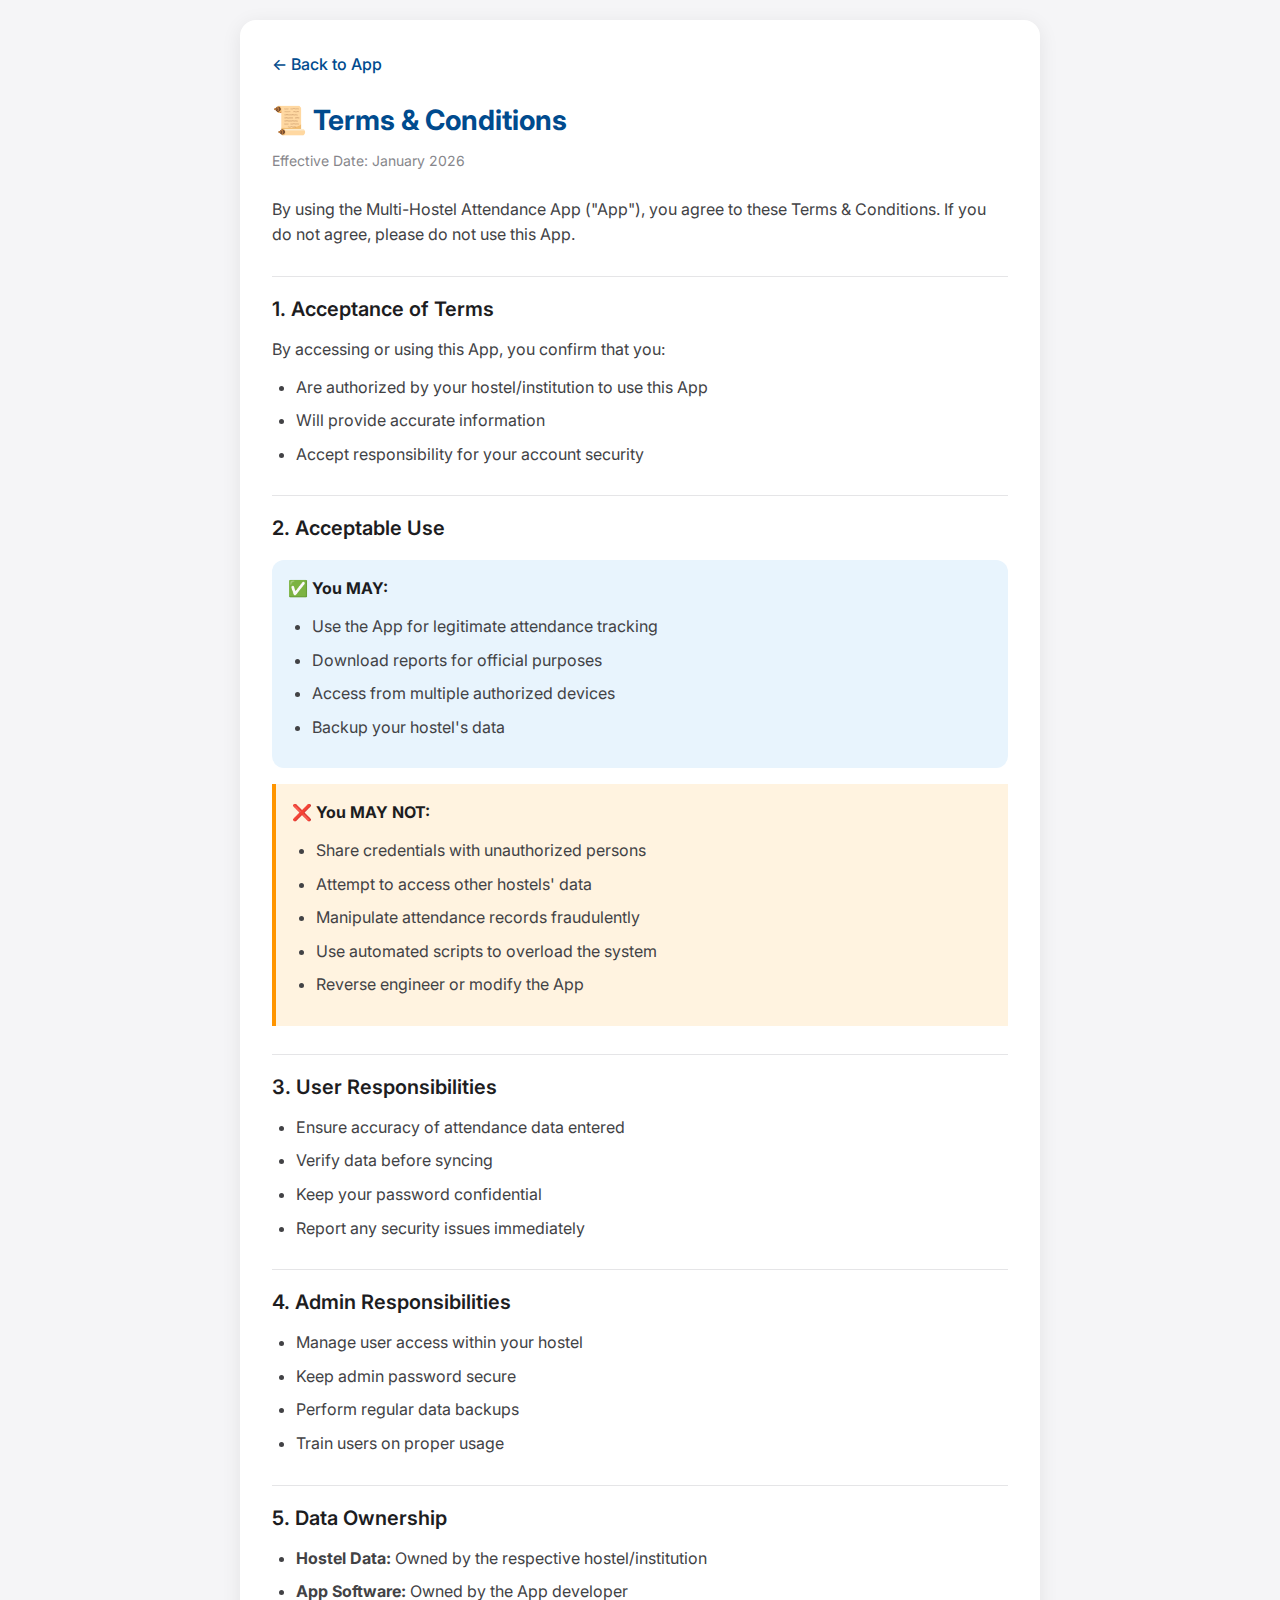
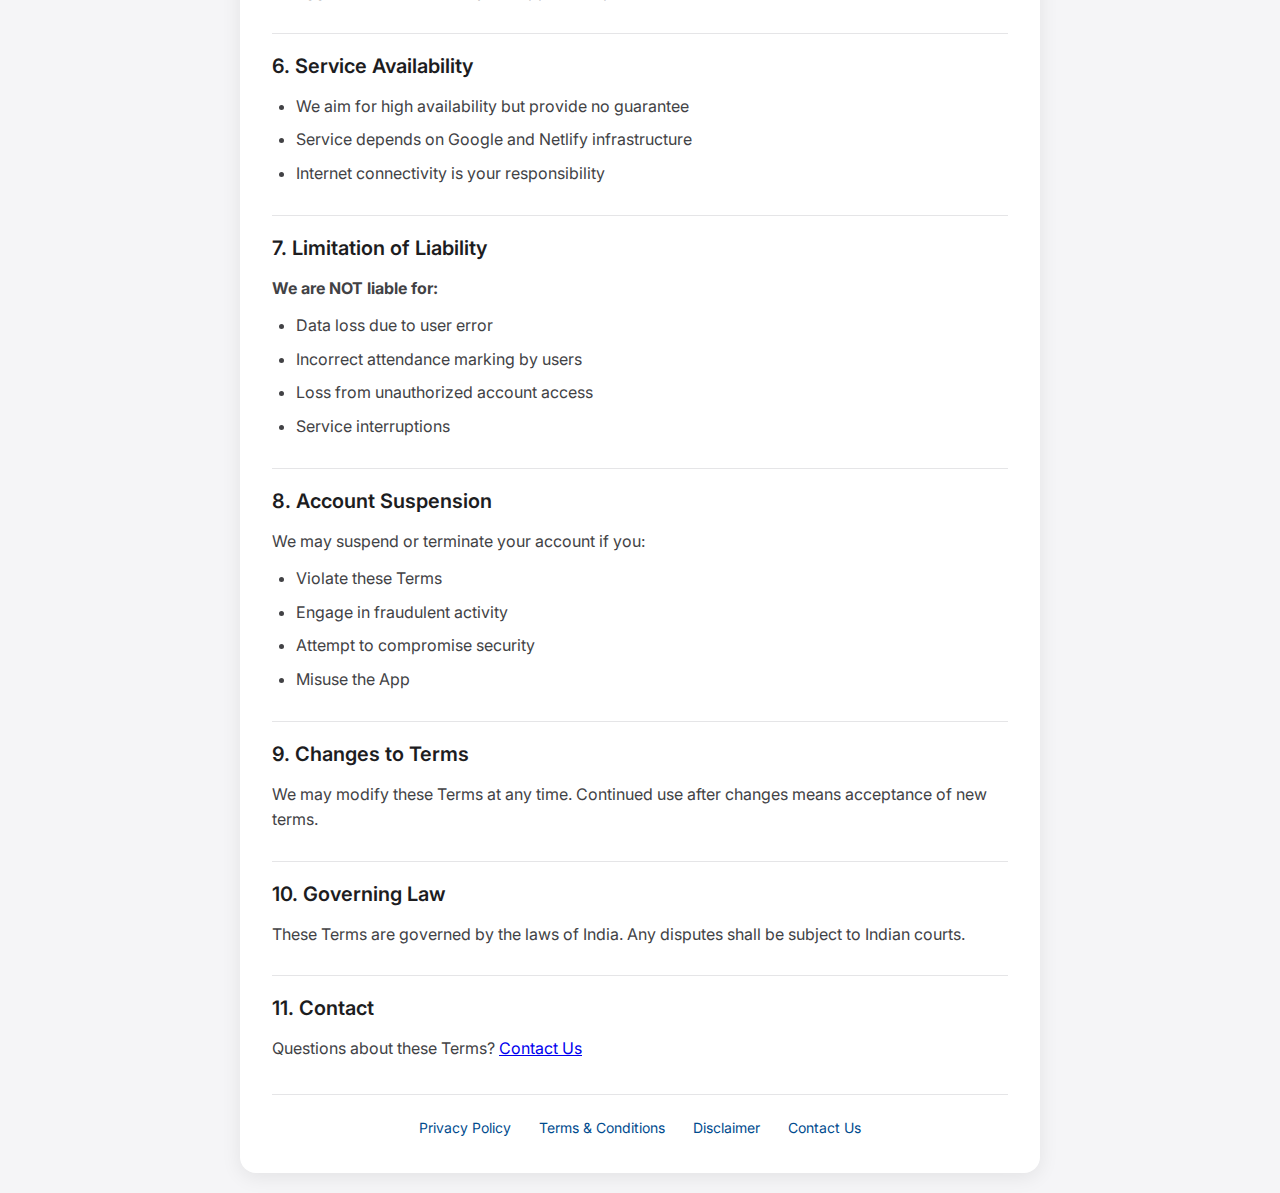
<file: terms.html>
<!DOCTYPE html>
<html lang="en">

<head>
    <meta charset="UTF-8">
    <meta name="viewport" content="width=device-width, initial-scale=1.0">
    <title>Terms & Conditions - Multi-Hostel Attendance</title>
    <link rel="stylesheet" href="https://fonts.googleapis.com/css2?family=Inter:wght@400;500;600;700&display=swap">
    <style>
        * {
            margin: 0;
            padding: 0;
            box-sizing: border-box;
        }

        body {
            font-family: 'Inter', -apple-system, BlinkMacSystemFont, sans-serif;
            background: #f5f5f7;
            color: #1d1d1f;
            line-height: 1.6;
            padding: 20px;
        }

        .container {
            max-width: 800px;
            margin: 0 auto;
            background: white;
            border-radius: 16px;
            padding: 32px;
            box-shadow: 0 4px 20px rgba(0, 0, 0, 0.08);
        }

        h1 {
            font-size: 28px;
            font-weight: 700;
            color: #004B8E;
            margin-bottom: 8px;
        }

        .last-updated {
            font-size: 14px;
            color: #86868b;
            margin-bottom: 24px;
        }

        h2 {
            font-size: 20px;
            font-weight: 600;
            color: #1d1d1f;
            margin: 28px 0 12px 0;
            padding-top: 16px;
            border-top: 1px solid #e5e5e7;
        }

        p {
            margin-bottom: 12px;
            color: #424245;
        }

        ul {
            margin: 12px 0 12px 24px;
        }

        li {
            margin-bottom: 8px;
            color: #424245;
        }

        .highlight {
            background: #e8f4fd;
            padding: 16px;
            border-radius: 12px;
            margin: 16px 0;
        }

        .warning {
            background: #fff3e0;
            border-left: 4px solid #ff9500;
            padding: 16px;
            margin: 16px 0;
        }

        .back-link {
            display: inline-block;
            margin-bottom: 20px;
            color: #004B8E;
            text-decoration: none;
            font-weight: 500;
        }

        .back-link:hover {
            text-decoration: underline;
        }

        .footer-nav {
            margin-top: 32px;
            padding-top: 20px;
            border-top: 1px solid #e5e5e7;
            text-align: center;
        }

        .footer-nav a {
            color: #004B8E;
            margin: 0 12px;
            text-decoration: none;
            font-size: 14px;
        }

        .footer-nav a:hover {
            text-decoration: underline;
        }
    </style>
</head>

<body>
    <div class="container">
        <a href="index.html" class="back-link">← Back to App</a>

        <h1>📜 Terms & Conditions</h1>
        <p class="last-updated">Effective Date: January 2026</p>

        <p>By using the Multi-Hostel Attendance App ("App"), you agree to these Terms & Conditions. If you do not agree,
            please do not use this App.</p>

        <h2>1. Acceptance of Terms</h2>
        <p>By accessing or using this App, you confirm that you:</p>
        <ul>
            <li>Are authorized by your hostel/institution to use this App</li>
            <li>Will provide accurate information</li>
            <li>Accept responsibility for your account security</li>
        </ul>

        <h2>2. Acceptable Use</h2>
        <div class="highlight">
            <strong>✅ You MAY:</strong>
            <ul>
                <li>Use the App for legitimate attendance tracking</li>
                <li>Download reports for official purposes</li>
                <li>Access from multiple authorized devices</li>
                <li>Backup your hostel's data</li>
            </ul>
        </div>
        <div class="warning">
            <strong>❌ You MAY NOT:</strong>
            <ul>
                <li>Share credentials with unauthorized persons</li>
                <li>Attempt to access other hostels' data</li>
                <li>Manipulate attendance records fraudulently</li>
                <li>Use automated scripts to overload the system</li>
                <li>Reverse engineer or modify the App</li>
            </ul>
        </div>

        <h2>3. User Responsibilities</h2>
        <ul>
            <li>Ensure accuracy of attendance data entered</li>
            <li>Verify data before syncing</li>
            <li>Keep your password confidential</li>
            <li>Report any security issues immediately</li>
        </ul>

        <h2>4. Admin Responsibilities</h2>
        <ul>
            <li>Manage user access within your hostel</li>
            <li>Keep admin password secure</li>
            <li>Perform regular data backups</li>
            <li>Train users on proper usage</li>
        </ul>

        <h2>5. Data Ownership</h2>
        <ul>
            <li><strong>Hostel Data:</strong> Owned by the respective hostel/institution</li>
            <li><strong>App Software:</strong> Owned by the App developer</li>
        </ul>

        <h2>6. Service Availability</h2>
        <ul>
            <li>We aim for high availability but provide no guarantee</li>
            <li>Service depends on Google and Netlify infrastructure</li>
            <li>Internet connectivity is your responsibility</li>
        </ul>

        <h2>7. Limitation of Liability</h2>
        <p><strong>We are NOT liable for:</strong></p>
        <ul>
            <li>Data loss due to user error</li>
            <li>Incorrect attendance marking by users</li>
            <li>Loss from unauthorized account access</li>
            <li>Service interruptions</li>
        </ul>

        <h2>8. Account Suspension</h2>
        <p>We may suspend or terminate your account if you:</p>
        <ul>
            <li>Violate these Terms</li>
            <li>Engage in fraudulent activity</li>
            <li>Attempt to compromise security</li>
            <li>Misuse the App</li>
        </ul>

        <h2>9. Changes to Terms</h2>
        <p>We may modify these Terms at any time. Continued use after changes means acceptance of new terms.</p>

        <h2>10. Governing Law</h2>
        <p>These Terms are governed by the laws of India. Any disputes shall be subject to Indian courts.</p>

        <h2>11. Contact</h2>
        <p>Questions about these Terms? <a href="contact.html">Contact Us</a></p>

        <div class="footer-nav">
            <a href="privacy.html">Privacy Policy</a>
            <a href="terms.html">Terms & Conditions</a>
            <a href="disclaimer.html">Disclaimer</a>
            <a href="contact.html">Contact Us</a>
        </div>
    </div>
</body>

</html>
</file>
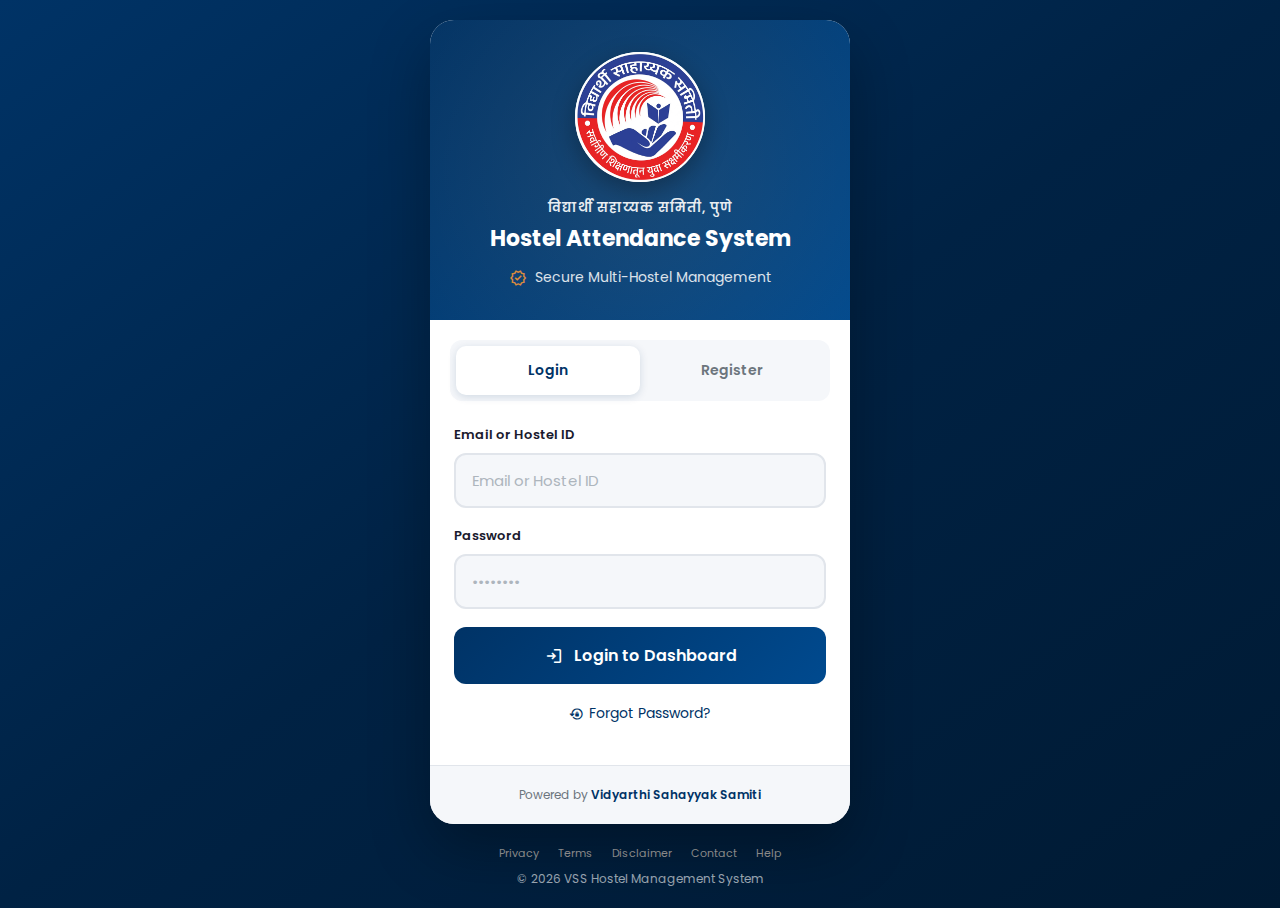
<file: welcome.html>
<!DOCTYPE html>
<html lang="en">

<head>
    <meta charset="UTF-8">
    <meta name="viewport"
        content="width=device-width, initial-scale=1.0, maximum-scale=1.0, user-scalable=no, viewport-fit=cover">
    <title>विद्यार्थी सहाय्यक समिती - Attendance System</title>

    <!-- Material Icons -->
    <link href="https://fonts.googleapis.com/css2?family=Material+Symbols+Outlined:opsz,wght,FILL,GRAD@24,400,0,0"
        rel="stylesheet">
    <!-- Google Fonts -->
    <link href="https://fonts.googleapis.com/css2?family=Poppins:wght@400;500;600;700&display=swap" rel="stylesheet">

    <!-- PWA -->
    <link rel="manifest" href="manifest.json">
    <meta name="theme-color" content="#003366">
    <link rel="apple-touch-icon" href="logo.png">
    <meta name="apple-mobile-web-app-capable" content="yes">
    <meta name="apple-mobile-web-app-status-bar-style" content="default">

    <style>
        :root {
            /* VSS Brand Colors */
            --vss-navy: #003366;
            --vss-navy-dark: #002244;
            --vss-navy-light: #004a8f;
            --vss-saffron: #FF9933;
            --vss-saffron-dark: #E68A2E;
            --vss-white: #FFFFFF;
            --vss-light-bg: #F5F7FA;
            --vss-text: #1a1a2e;
            --vss-text-secondary: #6c757d;
            --vss-success: #28a745;
            --vss-error: #dc3545;
        }

        * {
            box-sizing: border-box;
            -webkit-tap-highlight-color: transparent;
            margin: 0;
            padding: 0;
        }

        body {
            font-family: 'Poppins', -apple-system, BlinkMacSystemFont, sans-serif;
            background: linear-gradient(145deg, var(--vss-navy) 0%, var(--vss-navy-dark) 50%, #001a33 100%);
            min-height: 100vh;
            min-height: 100dvh;
            /* Dynamic viewport height for mobile */
            display: flex;
            align-items: center;
            justify-content: center;
            padding: 0;
            margin: 0;
            overflow-x: hidden;
        }

        .auth-container {
            width: 100%;
            max-width: 100%;
            min-height: 100vh;
            min-height: 100dvh;
            background: var(--vss-white);
            border-radius: 0;
            box-shadow: none;
            overflow-y: auto;
            animation: fadeIn 0.4s ease-out;
            display: flex;
            flex-direction: column;
        }

        /* Desktop: Card style */
        @media (min-width: 600px) {
            body {
                padding: 20px;
            }

            .auth-container {
                max-width: 420px;
                min-height: auto;
                border-radius: 24px;
                box-shadow: 0 25px 60px rgba(0, 0, 0, 0.3);
            }
        }

        @keyframes fadeIn {
            from {
                opacity: 0;
            }

            to {
                opacity: 1;
            }
        }

        @keyframes slideUp {
            from {
                opacity: 0;
                transform: translateY(30px);
            }

            to {
                opacity: 1;
                transform: translateY(0);
            }
        }

        /* Header */
        .auth-header {
            background: linear-gradient(135deg, var(--vss-navy) 0%, var(--vss-navy-light) 100%);
            padding: 32px 24px;
            text-align: center;
            color: white;
            position: relative;
            overflow: hidden;
        }

        .auth-header::before {
            content: '';
            position: absolute;
            top: -50%;
            left: -50%;
            width: 200%;
            height: 200%;
            background: radial-gradient(circle, rgba(255, 153, 51, 0.1) 0%, transparent 60%);
            animation: pulse 4s ease-in-out infinite;
        }

        @keyframes pulse {

            0%,
            100% {
                transform: scale(1);
                opacity: 0.5;
            }

            50% {
                transform: scale(1.1);
                opacity: 0.8;
            }
        }

        .auth-logo {
            width: 130px;
            height: 130px;
            border-radius: 50%;
            display: flex;
            align-items: center;
            justify-content: center;
            margin: 0 auto 16px;
            box-shadow: 0 8px 24px rgba(0, 0, 0, 0.3);
            position: relative;
            z-index: 1;
            overflow: hidden;
            background: white;
        }

        .auth-logo img {
            width: 100%;
            height: 100%;
            object-fit: contain;
        }

        .auth-title {
            font-size: 13px;
            font-weight: 600;
            letter-spacing: 1px;
            opacity: 0.9;
            margin-bottom: 4px;
            text-transform: uppercase;
            position: relative;
            z-index: 1;
        }

        .auth-title-main {
            font-size: 22px;
            font-weight: 700;
            margin: 0;
            position: relative;
            z-index: 1;
        }

        .auth-subtitle {
            font-size: 14px;
            opacity: 0.85;
            margin-top: 12px;
            position: relative;
            z-index: 1;
            display: flex;
            align-items: center;
            justify-content: center;
            gap: 8px;
        }

        .auth-subtitle .material-symbols-outlined {
            font-size: 18px;
            color: var(--vss-saffron);
        }

        /* Tab Switcher */
        .tab-switcher {
            display: flex;
            background: var(--vss-light-bg);
            padding: 6px;
            margin: 20px 20px 0;
            border-radius: 12px;
        }

        .tab-btn {
            flex: 1;
            padding: 14px;
            border: none;
            background: transparent;
            font-size: 14px;
            font-weight: 600;
            color: var(--vss-text-secondary);
            border-radius: 10px;
            cursor: pointer;
            transition: all 0.3s ease;
            font-family: inherit;
        }

        .tab-btn.active {
            background: var(--vss-white);
            color: var(--vss-navy);
            box-shadow: 0 2px 8px rgba(0, 51, 102, 0.15);
        }

        /* Forms */
        .auth-form {
            padding: 24px;
            padding-bottom: 40px;
            display: none;
            flex: 1;
            overflow-y: auto;
        }

        .auth-form.active {
            display: block;
            animation: fadeIn 0.3s ease;
        }

        @keyframes fadeIn {
            from {
                opacity: 0;
            }

            to {
                opacity: 1;
            }
        }

        .input-group {
            margin-bottom: 18px;
        }

        .input-label {
            display: block;
            font-size: 13px;
            font-weight: 600;
            color: var(--vss-text);
            margin-bottom: 8px;
        }

        .input-field {
            width: 100%;
            padding: 14px 16px;
            border: 2px solid #e1e5eb;
            border-radius: 12px;
            font-size: 15px;
            font-family: inherit;
            transition: all 0.2s ease;
            background: var(--vss-light-bg);
        }

        .input-field:focus {
            outline: none;
            border-color: var(--vss-navy);
            background: var(--vss-white);
            box-shadow: 0 0 0 4px rgba(0, 51, 102, 0.1);
        }

        .input-field::placeholder {
            color: #adb5bd;
        }

        .submit-btn {
            width: 100%;
            padding: 16px;
            border: none;
            border-radius: 12px;
            font-size: 16px;
            font-weight: 600;
            font-family: inherit;
            cursor: pointer;
            transition: all 0.3s ease;
            display: flex;
            align-items: center;
            justify-content: center;
            gap: 10px;
            margin-top: 8px;
        }

        .submit-btn.login-btn {
            background: linear-gradient(135deg, var(--vss-navy) 0%, var(--vss-navy-light) 100%);
            color: white;
        }

        .submit-btn.register-btn {
            background: linear-gradient(135deg, var(--vss-saffron) 0%, var(--vss-saffron-dark) 100%);
            color: white;
        }

        .submit-btn:hover:not(:disabled) {
            transform: translateY(-2px);
            box-shadow: 0 8px 20px rgba(0, 0, 0, 0.2);
        }

        .submit-btn:disabled {
            opacity: 0.7;
            cursor: not-allowed;
        }

        .submit-btn .material-symbols-outlined {
            font-size: 20px;
        }

        /* Spinner */
        .spinner {
            width: 20px;
            height: 20px;
            border: 2px solid rgba(255, 255, 255, 0.3);
            border-top-color: white;
            border-radius: 50%;
            animation: spin 0.8s linear infinite;
        }

        @keyframes spin {
            to {
                transform: rotate(360deg);
            }
        }

        /* Footer */
        .auth-footer {
            text-align: center;
            padding: 20px;
            background: var(--vss-light-bg);
            border-top: 1px solid #e1e5eb;
        }

        .auth-footer p {
            font-size: 12px;
            color: var(--vss-text-secondary);
            margin: 0;
        }

        .auth-footer a {
            color: var(--vss-navy);
            text-decoration: none;
            font-weight: 600;
        }

        /* Redirect Notice */
        .redirect-notice {
            display: none;
            flex-direction: column;
            align-items: center;
            justify-content: center;
            padding: 60px 30px;
            text-align: center;
        }

        .redirect-notice .material-symbols-outlined {
            font-size: 64px;
            color: var(--vss-success);
            margin-bottom: 16px;
        }

        .redirect-notice h3 {
            font-size: 20px;
            color: var(--vss-text);
            margin-bottom: 8px;
        }

        .redirect-notice p {
            color: var(--vss-text-secondary);
        }

        /* Toast */
        .toast {
            position: fixed;
            bottom: 30px;
            left: 50%;
            transform: translateX(-50%) translateY(100px);
            background: var(--vss-navy);
            color: white;
            padding: 14px 24px;
            border-radius: 12px;
            font-size: 14px;
            z-index: 1000;
            opacity: 0;
            transition: all 0.3s ease;
            max-width: 90%;
            text-align: center;
            box-shadow: 0 8px 24px rgba(0, 0, 0, 0.2);
        }

        .toast.show {
            opacity: 1;
            transform: translateX(-50%) translateY(0);
        }

        .toast.success {
            background: var(--vss-success);
        }

        .toast.error {
            background: var(--vss-error);
        }

        /* Helper Text */
        .helper-text {
            font-size: 11px;
            color: var(--vss-text-secondary);
            margin-top: 6px;
        }

        /* Password Strength Indicator */
        .password-strength {
            margin-top: 8px;
            font-size: 12px;
            font-weight: 500;
        }

        .password-strength.weak {
            color: #dc3545;
        }

        .password-strength.medium {
            color: #ffc107;
        }

        .password-strength.strong {
            color: #28a745;
        }

        /* Branding Footer */
        .brand-footer {
            text-align: center;
            margin-top: 20px;
            color: rgba(255, 255, 255, 0.6);
            font-size: 12px;
        }

        .brand-footer a {
            color: var(--vss-saffron);
            text-decoration: none;
        }
    </style>
</head>

<body>
    <div style="width: 100%; max-width: 420px;">
        <div class="auth-container">
            <!-- Header -->
            <div class="auth-header">
                <div class="auth-logo">
                    <img src="vss_logo.png" alt="VSS Logo">
                </div>
                <p class="auth-title">विद्यार्थी सहाय्यक समिती, पुणे</p>
                <h1 class="auth-title-main">Hostel Attendance System</h1>
                <p class="auth-subtitle">
                    <span class="material-symbols-outlined">verified</span>
                    Secure Multi-Hostel Management
                </p>
            </div>

            <!-- Tab Switcher -->
            <div class="tab-switcher" id="tabSwitcher">
                <button class="tab-btn active" onclick="switchTab('login')">Login</button>
                <button class="tab-btn" onclick="switchTab('register')">Register</button>
            </div>

            <!-- Login Form -->
            <form class="auth-form active" id="loginForm" onsubmit="handleLogin(event)">
                <div class="input-group">
                    <label class="input-label">Email or Hostel ID</label>
                    <input type="text" class="input-field" id="loginEmail" placeholder="Email or Hostel ID" required>
                </div>
                <div class="input-group">
                    <label class="input-label">Password</label>
                    <input type="password" class="input-field" id="loginPassword" placeholder="••••••••" required>
                </div>
                <button type="submit" class="submit-btn login-btn" id="loginBtn">
                    <span class="material-symbols-outlined">login</span>
                    Login to Dashboard
                </button>

                <!-- Forgot Password Link -->
                <div style="text-align: center; margin-top: 16px;">
                    <a href="#" onclick="showForgotPassword(); return false;"
                        style="color: var(--vss-navy); font-size: 14px; text-decoration: none;">
                        <span class="material-symbols-outlined"
                            style="font-size: 16px; vertical-align: middle;">lock_reset</span>
                        Forgot Password?
                    </a>
                </div>

                <!-- Register Another Hostel Link -->
                <div id="newRegistrationLink"
                    style="text-align: center; margin-top: 20px; padding-top: 16px; border-top: 1px solid #eee; display: none;">
                    <p style="color: var(--vss-text-secondary); font-size: 13px; margin-bottom: 8px;">Want to register
                        another hostel?</p>
                    <a href="#" onclick="enableNewRegistration(); return false;"
                        style="color: var(--vss-saffron); font-weight: 600; font-size: 14px; text-decoration: none;">
                        <span class="material-symbols-outlined"
                            style="font-size: 16px; vertical-align: middle;">add_business</span>
                        Register New Hostel
                    </a>
                </div>
            </form>

            <!-- Forgot Password Form -->
            <form class="auth-form" id="forgotPasswordForm">
                <!-- Step 1: Enter Email -->
                <div id="forgotStep1">
                    <div style="text-align: center; margin-bottom: 24px;">
                        <span class="material-symbols-outlined"
                            style="font-size: 48px; color: var(--vss-navy);">lock_reset</span>
                        <h3 style="color: var(--vss-navy); margin: 8px 0;">Reset Password</h3>
                        <p style="color: var(--vss-text-secondary); font-size: 14px;">Enter your registered email to
                            receive OTP</p>
                    </div>
                    <div class="input-group">
                        <label class="input-label">Registered Email</label>
                        <input type="email" class="input-field" id="forgotEmail" placeholder="Enter registered email"
                            required>
                    </div>
                    <button type="button" class="submit-btn" id="forgotSendOtpBtn" onclick="handleForgotSendOTP()">
                        <span class="material-symbols-outlined">mail</span>
                        Send OTP
                    </button>
                    <div style="text-align: center; margin-top: 16px;">
                        <a href="#" onclick="hideForgotPassword(); return false;"
                            style="color: var(--vss-text-secondary); font-size: 14px;">
                            ← Back to Login
                        </a>
                    </div>
                </div>

                <!-- Step 2: Verify OTP & New Password -->
                <div id="forgotStep2" style="display: none;">
                    <div style="text-align: center; margin-bottom: 24px;">
                        <span class="material-symbols-outlined"
                            style="font-size: 48px; color: var(--vss-success);">verified</span>
                        <h3 style="color: var(--vss-navy); margin: 8px 0;">Verify & Reset</h3>
                        <p style="color: var(--vss-text-secondary); font-size: 14px;">OTP sent to <span
                                id="forgotEmailDisplay" style="font-weight: 600;"></span></p>
                    </div>
                    <div class="input-group">
                        <label class="input-label">Enter OTP</label>
                        <input type="text" class="input-field" id="forgotOTP" placeholder="6-digit OTP" maxlength="6"
                            style="text-align: center; font-size: 24px; letter-spacing: 8px;" required>
                    </div>
                    <div class="input-group">
                        <label class="input-label">New Password</label>
                        <input type="password" class="input-field" id="forgotNewPassword"
                            placeholder="Min 8 chars, 1 upper, 1 lower, 1 num, 1 special" required>
                    </div>
                    <div class="input-group">
                        <label class="input-label">Confirm New Password</label>
                        <input type="password" class="input-field" id="forgotConfirmPassword"
                            placeholder="Re-enter new password" required>
                    </div>
                    <button type="button" class="submit-btn" id="resetPasswordBtn" onclick="handleResetPassword()">
                        <span class="material-symbols-outlined">lock_reset</span>
                        Reset Password
                    </button>
                    <div style="text-align: center; margin-top: 16px;">
                        <a href="#" onclick="forgotResendOTP(); return false;"
                            style="color: var(--vss-saffron); font-size: 14px; margin-right: 20px;">
                            Resend OTP
                        </a>
                        <a href="#" onclick="showForgotStep1(); return false;"
                            style="color: var(--vss-text-secondary); font-size: 14px;">
                            Change Email
                        </a>
                    </div>
                </div>
            </form>

            <!-- Register Form -->
            <form class="auth-form" id="registerForm" onsubmit="handleRegister(event)">
                <!-- Step 1: Details -->
                <div id="registerStep1">
                    <div class="input-group">
                        <label class="input-label">Hostel ID (from Office)</label>
                        <input type="text" class="input-field" id="registerHostelId" placeholder="e.g., 11WIS000000g4j3"
                            required>
                        <p class="helper-text">Official Hostel ID assigned by main office</p>
                    </div>
                    <div class="input-group">
                        <label class="input-label">Hostel Name</label>
                        <input type="text" class="input-field" id="registerHostelName" placeholder="e.g., Boys Hostel A"
                            required>
                    </div>
                    <div class="input-group">
                        <label class="input-label">City</label>
                        <input type="text" class="input-field" id="registerCity"
                            placeholder="e.g., Pune, Mumbai, Nashik" required>
                    </div>
                    <div class="input-group">
                        <label class="input-label">Rector Name</label>
                        <input type="text" class="input-field" id="registerRectorName"
                            placeholder="Enter Rector's full name" required>
                    </div>
                    <div class="input-group">
                        <label class="input-label">Mobile Number</label>
                        <input type="tel" class="input-field" id="registerMobile" placeholder="10 digit number"
                            pattern="[0-9]{10}" required>
                    </div>
                    <div class="input-group">
                        <label class="input-label">Email Address</label>
                        <input type="email" class="input-field" id="registerEmail" placeholder="rector@hostel.com"
                            required>
                    </div>
                    <div class="input-group">
                        <label class="input-label">Password</label>
                        <input type="password" class="input-field" id="registerPassword"
                            placeholder="Min 8 chars, 1 upper, 1 lower, 1 num, 1 special" required
                            oninput="checkPasswordStrength()">
                        <div id="passwordStrength" class="password-strength"></div>
                    </div>
                    <div class="input-group">
                        <label class="input-label">Students Sheet URL</label>
                        <input type="url" class="input-field" id="registerStudentsSheetUrl"
                            placeholder="https://docs.google.com/spreadsheets/d/..." required>
                        <p class="helper-text">Google Sheet containing student list from main office</p>
                    </div>
                    <button type="button" class="submit-btn register-btn" id="sendOtpBtn" onclick="handleSendOTP()">
                        <span class="material-symbols-outlined">mail</span>
                        Send OTP to Email
                    </button>
                </div>

                <!-- Step 2: OTP Verification -->
                <div id="registerStep2" style="display: none;">
                    <!-- Header -->
                    <div
                        style="text-align: center; margin-bottom: 16px; background: linear-gradient(135deg, var(--vss-navy) 0%, #004a8f 100%); padding: 20px; border-radius: 12px; margin: -10px -10px 20px -10px;">
                        <span class="material-symbols-outlined"
                            style="font-size: 40px; color: var(--vss-saffron);">mark_email_read</span>
                        <h3 style="color: white; margin: 8px 0 4px; font-size: 18px;">OTP Sent Successfully!</h3>
                        <p id="otpSentTo" style="color: rgba(255,255,255,0.85); font-size: 13px; margin: 0;">Check your
                            email inbox</p>
                    </div>

                    <!-- Registration Summary Card -->
                    <div
                        style="background: #f8f9fa; padding: 14px; border-radius: 10px; margin-bottom: 16px; border-left: 4px solid var(--vss-saffron);">
                        <p style="margin: 0 0 10px; color: #666; font-size: 12px; font-weight: 600;">📋 REGISTRATION
                            DETAILS</p>
                        <div style="display: grid; gap: 8px; font-size: 13px;">
                            <div style="display: flex; justify-content: space-between;">
                                <span style="color: #888;">Rector:</span>
                                <span id="otpSummaryRector" style="color: #333; font-weight: 500;">-</span>
                            </div>
                            <div style="display: flex; justify-content: space-between;">
                                <span style="color: #888;">Hostel ID:</span>
                                <span id="otpSummaryHostelId" style="color: #333; font-weight: 500;">-</span>
                            </div>
                            <div style="display: flex; justify-content: space-between;">
                                <span style="color: #888;">Hostel:</span>
                                <span id="otpSummaryHostelName" style="color: #333; font-weight: 500;">-</span>
                            </div>
                            <div style="display: flex; justify-content: space-between;">
                                <span style="color: #888;">Email:</span>
                                <span id="otpSummaryEmail" style="color: var(--vss-navy); font-weight: 500;">-</span>
                            </div>
                        </div>
                    </div>

                    <!-- OTP Input -->
                    <div class="input-group">
                        <label class="input-label" style="text-align: center; display: block;">Enter 6-Digit OTP</label>
                        <input type="text" class="input-field" id="registerOTP" placeholder="• • • • • •" maxlength="6"
                            pattern="[0-9]{6}"
                            style="text-align: center; font-size: 28px; letter-spacing: 12px; font-weight: 700; padding: 16px; background: linear-gradient(135deg, rgba(0,51,102,0.05) 0%, rgba(255,153,51,0.05) 100%);"
                            required oninput="this.value = this.value.replace(/[^0-9]/g, '')">
                        <p class="helper-text" style="text-align: center;">⏱️ OTP valid for <strong>5 minutes</strong>
                        </p>
                    </div>

                    <!-- Buttons -->
                    <button type="submit" class="submit-btn register-btn" id="registerBtn">
                        <span class="material-symbols-outlined">verified</span>
                        Verify & Complete Registration
                    </button>
                    <div style="display: flex; gap: 10px; margin-top: 12px;">
                        <button type="button"
                            style="flex: 1; padding: 12px; background: transparent; border: 1px solid var(--vss-navy); color: var(--vss-navy); border-radius: 10px; cursor: pointer; font-family: inherit; font-size: 13px;"
                            onclick="resendOTP()">
                            🔄 Resend OTP
                        </button>
                        <button type="button"
                            style="flex: 1; padding: 12px; background: transparent; border: 1px solid #dc3545; color: #dc3545; border-radius: 10px; cursor: pointer; font-family: inherit; font-size: 13px;"
                            onclick="goBackToStep1()">
                            ← Edit Details
                        </button>
                    </div>
                </div>
            </form>

            <!-- Redirect Notice -->
            <div class="redirect-notice" id="redirectNotice">
                <span class="material-symbols-outlined">check_circle</span>
                <h3>Welcome Back!</h3>
                <p>Redirecting to dashboard...</p>
            </div>

            <!-- Footer -->
            <div class="auth-footer" id="authFooter">
                <p>Powered by <a href="https://samiti.org/en/" target="_blank">Vidyarthi Sahayyak Samiti</a></p>
            </div>
        </div>

        <div class="brand-footer">
            <div style="margin-bottom: 8px;">
                <a href="privacy.html"
                    style="color: #888; margin: 0 8px; text-decoration: none; font-size: 11px;">Privacy</a>
                <a href="terms.html"
                    style="color: #888; margin: 0 8px; text-decoration: none; font-size: 11px;">Terms</a>
                <a href="disclaimer.html"
                    style="color: #888; margin: 0 8px; text-decoration: none; font-size: 11px;">Disclaimer</a>
                <a href="contact.html"
                    style="color: #888; margin: 0 8px; text-decoration: none; font-size: 11px;">Contact</a>
                <a href="help.html" style="color: #888; margin: 0 8px; text-decoration: none; font-size: 11px;">Help</a>
            </div>
            <p>© 2026 VSS Hostel Management System</p>
        </div>
    </div>

    <div id="toast" class="toast"></div>

    <script>
        // ============================================
        // CONFIGURATION
        // ============================================
        const API_URL = 'https://script.google.com/macros/s/AKfycbyJPEjercwwzZDQJxdphKO2wiaD4nf_idvAiGnzwlC8YN4O6UOav2nR6humJGM_kJ1vbQ/exec';

        // Helper function to call Google Apps Script (handles CORS)
        async function fetchGAS(data) {
            const response = await fetch(API_URL, {
                method: 'POST',
                mode: 'cors',
                redirect: 'follow',
                body: JSON.stringify(data)
            });
            return response.json();
        }

        // ============================================
        // SESSION MANAGEMENT
        // ============================================
        const SESSION_KEYS = {
            HOSTEL_ID: 'messflow_hostel_id',
            HOSTEL_NAME: 'messflow_hostel_name',
            ATTENDANCE_SHEET_URL: 'messflow_attendance_sheet_url',
            STUDENTS_SHEET_URL: 'messflow_students_sheet_url',
            DEVICE_REGISTERED: 'messflow_device_registered',
            RECTOR_NAME: 'messflow_rector_name',
            EMAIL: 'messflow_email',
            CITY: 'messflow_city'
        };

        // Check if already logged in
        function checkSession() {
            const attendanceUrl = localStorage.getItem(SESSION_KEYS.ATTENDANCE_SHEET_URL);
            if (attendanceUrl) {
                document.getElementById('tabSwitcher').style.display = 'none';
                document.getElementById('loginForm').style.display = 'none';
                document.getElementById('registerForm').style.display = 'none';
                document.getElementById('authFooter').style.display = 'none';
                document.getElementById('redirectNotice').style.display = 'flex';

                setTimeout(() => {
                    window.location.href = 'index.html';
                }, 1500);
                return true;
            }
            return false;
        }

        // Check if device has already registered - show "New Registration" link instead of hiding
        function checkDeviceRegistration() {
            const deviceRegistered = localStorage.getItem(SESSION_KEYS.DEVICE_REGISTERED);
            if (deviceRegistered === 'true') {
                // Hide register tab but show "Register New Hostel" link in login form
                const registerBtn = document.querySelector('.tab-btn:last-child');
                const registerForm = document.getElementById('registerForm');
                if (registerBtn) registerBtn.style.display = 'none';
                if (registerForm) registerForm.style.display = 'none';

                const loginBtn = document.querySelector('.tab-btn:first-child');
                if (loginBtn) loginBtn.style.flex = '1';

                // Show "Register New Hostel" link
                const newRegLink = document.getElementById('newRegistrationLink');
                if (newRegLink) newRegLink.style.display = 'block';
            }
        }

        // Enable new registration (called when user clicks "Register New Hostel")
        function enableNewRegistration() {
            // Show register tab and form again
            const registerBtn = document.querySelector('.tab-btn:last-child');
            const registerForm = document.getElementById('registerForm');
            const tabSwitcher = document.getElementById('tabSwitcher');
            const loginBtn = document.querySelector('.tab-btn:first-child');

            // Reset login button width
            if (loginBtn) loginBtn.style.flex = '';

            // Show register button in tab switcher
            if (registerBtn) registerBtn.style.display = '';
            if (tabSwitcher) tabSwitcher.style.display = 'flex';

            // Make sure register form is visible (it was hidden)
            if (registerForm) {
                registerForm.style.display = '';
                // Reset to step 1
                document.getElementById('registerStep1').style.display = 'block';
                document.getElementById('registerStep2').style.display = 'none';
            }

            // Switch to register tab
            switchTab('register');

            // Hide the link
            const newRegLink = document.getElementById('newRegistrationLink');
            if (newRegLink) newRegLink.style.display = 'none';

            showToast('Fill details to register new hostel', 'info');
        }

        function markDeviceRegistered() {
            localStorage.setItem(SESSION_KEYS.DEVICE_REGISTERED, 'true');
        }

        // Clear old session data
        function clearOldSessionData() {
            const keysToRemove = [];
            for (let i = 0; i < localStorage.length; i++) {
                const key = localStorage.key(i);
                if (key && (
                    key.startsWith('hostel_students_cache_') ||
                    key.startsWith('hostel_attendance_draft_') ||
                    key.startsWith('hostel_sync_status_') ||
                    key.startsWith('hostel_last_state_')
                )) {
                    keysToRemove.push(key);
                }
            }
            keysToRemove.forEach(key => localStorage.removeItem(key));
        }

        function saveSession(hostelId, hostelName, attendanceSheetUrl, studentsSheetUrl, rectorName, email, city) {
            clearOldSessionData();
            localStorage.setItem(SESSION_KEYS.HOSTEL_ID, hostelId);
            localStorage.setItem(SESSION_KEYS.HOSTEL_NAME, hostelName);
            localStorage.setItem(SESSION_KEYS.ATTENDANCE_SHEET_URL, attendanceSheetUrl);
            localStorage.setItem(SESSION_KEYS.STUDENTS_SHEET_URL, studentsSheetUrl);
            if (rectorName) localStorage.setItem(SESSION_KEYS.RECTOR_NAME, rectorName);
            if (email) localStorage.setItem(SESSION_KEYS.EMAIL, email);
            if (city) localStorage.setItem(SESSION_KEYS.CITY, city);
        }

        // ============================================
        // TAB SWITCHING
        // ============================================
        function switchTab(tab) {
            const loginBtn = document.querySelector('.tab-btn:first-child');
            const registerBtn = document.querySelector('.tab-btn:last-child');
            const loginForm = document.getElementById('loginForm');
            const registerForm = document.getElementById('registerForm');
            const forgotForm = document.getElementById('forgotPasswordForm');

            // Hide forgot password form
            if (forgotForm) forgotForm.classList.remove('active');

            if (tab === 'login') {
                loginBtn.classList.add('active');
                registerBtn.classList.remove('active');
                loginForm.classList.add('active');
                registerForm.classList.remove('active');
            } else {
                registerBtn.classList.add('active');
                loginBtn.classList.remove('active');
                registerForm.classList.add('active');
                loginForm.classList.remove('active');
            }
        }

        // ============================================
        // TOAST NOTIFICATIONS
        // ============================================
        function showToast(message, type = 'info') {
            const toast = document.getElementById('toast');
            toast.textContent = message;
            toast.className = 'toast ' + type;
            toast.classList.add('show');

            setTimeout(() => {
                toast.classList.remove('show');
            }, 3000);
        }

        // ============================================
        // FORGOT PASSWORD HANDLERS
        // ============================================
        function showForgotPassword() {
            document.getElementById('loginForm').classList.remove('active');
            document.getElementById('registerForm').classList.remove('active');
            document.getElementById('forgotPasswordForm').classList.add('active');
            document.getElementById('tabSwitcher').style.display = 'none';
            document.getElementById('forgotStep1').style.display = 'block';
            document.getElementById('forgotStep2').style.display = 'none';
        }

        function hideForgotPassword() {
            document.getElementById('forgotPasswordForm').classList.remove('active');
            document.getElementById('loginForm').classList.add('active');
            document.getElementById('tabSwitcher').style.display = 'flex';
            // Clear fields
            document.getElementById('forgotEmail').value = '';
            document.getElementById('forgotOTP').value = '';
            document.getElementById('forgotNewPassword').value = '';
            document.getElementById('forgotConfirmPassword').value = '';
        }

        function showForgotStep1() {
            document.getElementById('forgotStep1').style.display = 'block';
            document.getElementById('forgotStep2').style.display = 'none';
            document.getElementById('forgotOTP').value = '';
        }

        async function handleForgotSendOTP() {
            const email = document.getElementById('forgotEmail').value.trim();
            const btn = document.getElementById('forgotSendOtpBtn');

            if (!email) {
                showToast('Please enter email', 'error');
                return;
            }

            btn.disabled = true;
            btn.innerHTML = '<div class="spinner"></div> Sending OTP...';

            try {
                const data = await fetchGAS({
                    action: 'forgot_password_otp',
                    email: email
                });

                if (data.result === 'success') {
                    showToast('OTP sent to your email!', 'success');
                    document.getElementById('forgotEmailDisplay').textContent = email;
                    document.getElementById('forgotStep1').style.display = 'none';
                    document.getElementById('forgotStep2').style.display = 'block';
                } else {
                    showToast(data.error || 'Failed to send OTP', 'error');
                }

                btn.disabled = false;
                btn.innerHTML = '<span class="material-symbols-outlined">mail</span> Send OTP';

            } catch (error) {
                console.error('Forgot OTP error:', error);
                showToast('Network error. Please try again.', 'error');
                btn.disabled = false;
                btn.innerHTML = '<span class="material-symbols-outlined">mail</span> Send OTP';
            }
        }

        async function forgotResendOTP() {
            const email = document.getElementById('forgotEmail').value.trim();
            showToast('Resending OTP...', 'info');

            try {
                const data = await fetchGAS({
                    action: 'forgot_password_otp',
                    email: email
                });

                if (data.result === 'success') {
                    showToast('New OTP sent!', 'success');
                } else {
                    showToast(data.error || 'Failed to resend OTP', 'error');
                }
            } catch (error) {
                showToast('Network error', 'error');
            }
        }

        async function handleResetPassword() {
            const email = document.getElementById('forgotEmail').value.trim();
            const otp = document.getElementById('forgotOTP').value.trim();
            const newPassword = document.getElementById('forgotNewPassword').value;
            const confirmPassword = document.getElementById('forgotConfirmPassword').value;
            const btn = document.getElementById('resetPasswordBtn');

            if (!otp || otp.length !== 6) {
                showToast('Please enter 6-digit OTP', 'error');
                return;
            }

            if (!newPassword || newPassword.length < 8) {
                showToast('Password must be at least 8 characters', 'error');
                return;
            }

            if (newPassword !== confirmPassword) {
                showToast('Passwords do not match', 'error');
                return;
            }

            btn.disabled = true;
            btn.innerHTML = '<div class="spinner"></div> Resetting...';

            try {
                const data = await fetchGAS({
                    action: 'reset_password',
                    email: email,
                    otp: otp,
                    newPassword: newPassword
                });

                if (data.result === 'success') {
                    showToast('Password reset successful!', 'success');
                    hideForgotPassword();
                } else {
                    showToast(data.error || 'Failed to reset password', 'error');
                    btn.disabled = false;
                    btn.innerHTML = '<span class="material-symbols-outlined">lock_reset</span> Reset Password';
                }

            } catch (error) {
                console.error('Reset password error:', error);
                showToast('Network error. Please try again.', 'error');
                btn.disabled = false;
                btn.innerHTML = '<span class="material-symbols-outlined">lock_reset</span> Reset Password';
            }
        }

        // ============================================
        // LOGIN HANDLER
        // ============================================
        async function handleLogin(event) {
            event.preventDefault();

            const email = document.getElementById('loginEmail').value.trim();
            const password = document.getElementById('loginPassword').value;
            const btn = document.getElementById('loginBtn');

            btn.disabled = true;
            btn.innerHTML = '<div class="spinner"></div> Logging in...';

            try {
                const data = await fetchGAS({
                    action: 'login',
                    email: email,
                    password: password
                });

                if (data.result === 'success') {
                    showToast('Login successful!', 'success');
                    saveSession(data.hostelId, data.hostelName, data.attendanceSheetUrl, data.studentsSheetUrl, data.rectorName, data.email, data.city);

                    setTimeout(() => {
                        window.location.href = 'index.html';
                    }, 1000);
                } else {
                    showToast(data.error || 'Login failed', 'error');
                    btn.disabled = false;
                    btn.innerHTML = '<span class="material-symbols-outlined">login</span> Login to Dashboard';
                }

            } catch (error) {
                console.error('Login error:', error);
                showToast('Network error. Please try again.', 'error');
                btn.disabled = false;
                btn.innerHTML = '<span class="material-symbols-outlined">login</span> Login to Dashboard';
            }
        }

        // ============================================
        // PASSWORD STRENGTH CHECKER
        // ============================================
        function checkPasswordStrength() {
            const password = document.getElementById('registerPassword').value;
            const strengthDiv = document.getElementById('passwordStrength');

            let strength = 0;
            let messages = [];

            if (password.length >= 8) strength++; else messages.push('8+ chars');
            if (/[A-Z]/.test(password)) strength++; else messages.push('uppercase');
            if (/[a-z]/.test(password)) strength++; else messages.push('lowercase');
            if (/[0-9]/.test(password)) strength++; else messages.push('number');
            if (/[!@#$%^&*(),.?":{}|<>]/.test(password)) strength++; else messages.push('special char');

            if (strength < 3) {
                strengthDiv.className = 'password-strength weak';
                strengthDiv.innerHTML = '⚠️ Weak - Need: ' + messages.join(', ');
            } else if (strength < 5) {
                strengthDiv.className = 'password-strength medium';
                strengthDiv.innerHTML = '⚡ Medium - Need: ' + messages.join(', ');
            } else {
                strengthDiv.className = 'password-strength strong';
                strengthDiv.innerHTML = '✅ Strong Password';
            }
        }

        // ============================================
        // SEND OTP HANDLER (Step 1)
        // ============================================
        async function handleSendOTP() {
            const hostelId = document.getElementById('registerHostelId').value.trim();
            const hostelName = document.getElementById('registerHostelName').value.trim();
            const city = document.getElementById('registerCity').value.trim();
            const rectorName = document.getElementById('registerRectorName').value.trim();
            const mobile = document.getElementById('registerMobile').value.trim();
            const email = document.getElementById('registerEmail').value.trim();
            const password = document.getElementById('registerPassword').value;
            const studentsSheetUrl = document.getElementById('registerStudentsSheetUrl').value.trim();
            const btn = document.getElementById('sendOtpBtn');

            // Validate all fields
            if (!hostelId || !hostelName || !city || !rectorName || !mobile || !email || !password || !studentsSheetUrl) {
                showToast('Please fill all fields', 'error');
                return;
            }

            // Validate mobile
            if (!/^[0-9]{10}$/.test(mobile)) {
                showToast('Mobile number must be 10 digits', 'error');
                return;
            }

            // Validate password strength
            const hasUpper = /[A-Z]/.test(password);
            const hasLower = /[a-z]/.test(password);
            const hasNumber = /[0-9]/.test(password);
            const hasSpecial = /[!@#$%^&*(),.?":{}|<>]/.test(password);

            if (password.length < 8 || !hasUpper || !hasLower || !hasNumber || !hasSpecial) {
                showToast('Password must have 8+ chars, uppercase, lowercase, number, and special character', 'error');
                return;
            }

            // Validate sheet URL
            if (!studentsSheetUrl.includes('docs.google.com/spreadsheets')) {
                showToast('Invalid Students Sheet URL', 'error');
                return;
            }

            btn.disabled = true;
            btn.innerHTML = '<div class="spinner"></div> Sending OTP...';

            try {
                const data = await fetchGAS({
                    action: 'send_otp',
                    email: email,
                    hostelId: hostelId,
                    hostelName: hostelName,
                    rectorName: rectorName
                });

                if (data.result === 'success') {
                    showToast('OTP sent to your email!', 'success');
                    document.getElementById('registerStep1').style.display = 'none';
                    document.getElementById('registerStep2').style.display = 'block';
                    document.getElementById('otpSentTo').textContent = 'Sent to: ' + email;

                    // Populate summary card
                    document.getElementById('otpSummaryRector').textContent = rectorName;
                    document.getElementById('otpSummaryHostelId').textContent = hostelId;
                    document.getElementById('otpSummaryHostelName').textContent = hostelName;
                    document.getElementById('otpSummaryEmail').textContent = email;
                } else {
                    showToast(data.error || 'Failed to send OTP', 'error');
                    btn.disabled = false;
                    btn.innerHTML = '<span class="material-symbols-outlined">mail</span> Send OTP to Email';
                }

            } catch (error) {
                console.error('OTP error:', error);
                showToast('Network error. Please try again.', 'error');
                btn.disabled = false;
                btn.innerHTML = '<span class="material-symbols-outlined">mail</span> Send OTP to Email';
            }
        }

        // ============================================
        // RESEND OTP
        // ============================================
        async function resendOTP() {
            const hostelId = document.getElementById('registerHostelId').value.trim();
            const hostelName = document.getElementById('registerHostelName').value.trim();
            const rectorName = document.getElementById('registerRectorName').value.trim();
            const email = document.getElementById('registerEmail').value.trim();
            showToast('Sending new OTP...', 'info');

            try {
                const data = await fetchGAS({
                    action: 'send_otp',
                    email: email,
                    hostelId: hostelId,
                    hostelName: hostelName,
                    rectorName: rectorName
                });

                if (data.result === 'success') {
                    showToast('New OTP sent!', 'success');
                } else {
                    showToast(data.error || 'Failed to resend OTP', 'error');
                }
            } catch (error) {
                showToast('Network error', 'error');
            }
        }

        // ============================================
        // GO BACK TO STEP 1 (Edit Details)
        // ============================================
        function goBackToStep1() {
            document.getElementById('registerStep2').style.display = 'none';
            document.getElementById('registerStep1').style.display = 'block';
            document.getElementById('sendOtpBtn').disabled = false;
            document.getElementById('sendOtpBtn').innerHTML = '<span class="material-symbols-outlined">mail</span> Send OTP to Email';
            document.getElementById('registerOTP').value = '';
            showToast('Edit your details and send OTP again', 'info');
        }

        // ============================================
        // REGISTER HANDLER (Step 2 - Verify & Register)
        // ============================================
        async function handleRegister(event) {
            event.preventDefault();

            const hostelId = document.getElementById('registerHostelId').value.trim();
            const hostelName = document.getElementById('registerHostelName').value.trim();
            const city = document.getElementById('registerCity').value.trim();
            const rectorName = document.getElementById('registerRectorName').value.trim();
            const mobileNumber = document.getElementById('registerMobile').value.trim();
            const email = document.getElementById('registerEmail').value.trim();
            const password = document.getElementById('registerPassword').value;
            const studentsSheetUrl = document.getElementById('registerStudentsSheetUrl').value.trim();
            const otp = document.getElementById('registerOTP').value.trim();
            const btn = document.getElementById('registerBtn');

            if (!otp || otp.length !== 6) {
                showToast('Please enter 6-digit OTP', 'error');
                return;
            }

            btn.disabled = true;
            btn.innerHTML = '<div class="spinner"></div> Verifying...';

            try {
                const data = await fetchGAS({
                    action: 'register',
                    hostelId: hostelId,
                    hostelName: hostelName,
                    city: city,
                    rectorName: rectorName,
                    mobileNumber: mobileNumber,
                    email: email,
                    password: password,
                    studentsSheetUrl: studentsSheetUrl,
                    otp: otp
                });

                if (data.result === 'success') {
                    showToast('Registration successful! Email verified.', 'success');
                    markDeviceRegistered();
                    saveSession(data.hostelId, data.hostelName, data.attendanceSheetUrl, data.studentsSheetUrl, rectorName, email, city);

                    setTimeout(() => {
                        window.location.href = 'index.html';
                    }, 1500);
                } else {
                    showToast(data.error || 'Registration failed', 'error');
                    btn.disabled = false;
                    btn.innerHTML = '<span class="material-symbols-outlined">verified</span> Verify & Register';
                }

            } catch (error) {
                console.error('Registration error:', error);
                showToast('Network error. Please try again.', 'error');
                btn.disabled = false;
                btn.innerHTML = '<span class="material-symbols-outlined">verified</span> Verify & Register';
            }
        }

        // ============================================
        // INIT
        // ============================================
        document.addEventListener('DOMContentLoaded', function () {
            if (!checkSession()) {
                checkDeviceRegistration();
            }
        });
    </script>
</body>

</html>
</file>
